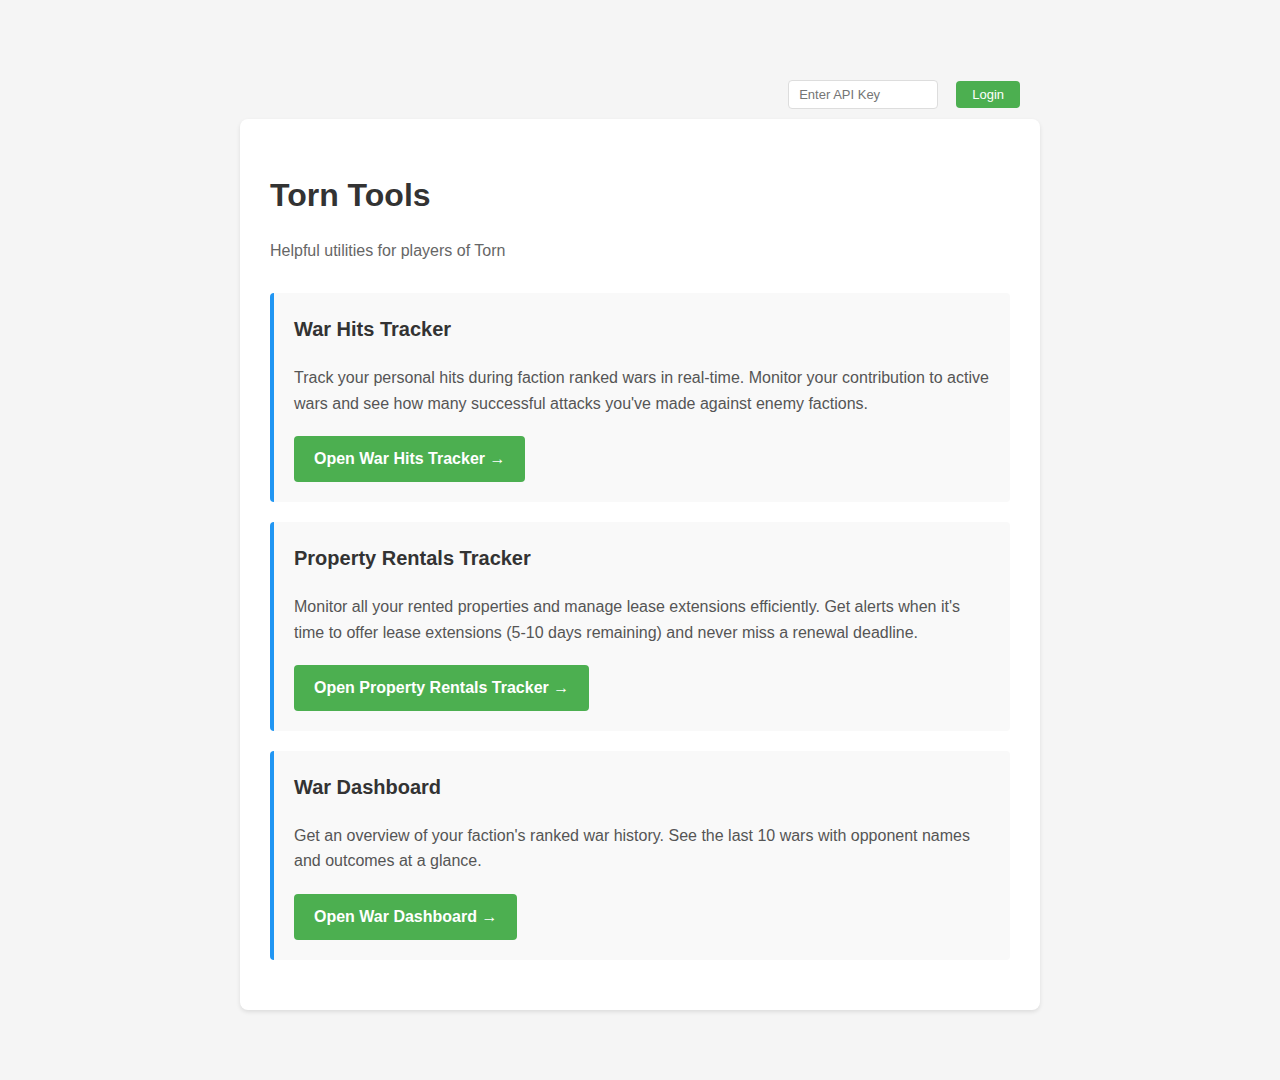
<file: torn/index.html>
<!DOCTYPE html>
<html lang="en">
<head>
    <meta charset="UTF-8">
    <meta name="viewport" content="width=device-width, initial-scale=1.0">
    <title>Torn Tools</title>
    <link rel="stylesheet" href="styles.css">
    <script src="auth.js"></script>
</head>
<body>
    <script>renderHeader({ showBackButton: false, maxWidth: '800px' });</script>
    <div class="container">
        <h1>Torn Tools</h1>
        <p class="subtitle">Helpful utilities for players of Torn</p>
        
        <div class="tool-card">
            <h2>War Hits Tracker</h2>
            <p>Track your personal hits during faction ranked wars in real-time. Monitor your contribution to active wars and see how many successful attacks you've made against enemy factions.</p>
            <a href="warhits.html" class="tool-link">Open War Hits Tracker →</a>
        </div>

        <div class="tool-card">
            <h2>Property Rentals Tracker</h2>
            <p>Monitor all your rented properties and manage lease extensions efficiently. Get alerts when it's time to offer lease extensions (5-10 days remaining) and never miss a renewal deadline.</p>
            <a href="rentals.html" class="tool-link">Open Property Rentals Tracker →</a>
        </div>

        <div class="tool-card">
            <h2>War Dashboard</h2>
            <p>Get an overview of your faction's ranked war history. See the last 10 wars with opponent names and outcomes at a glance.</p>
            <a href="wardashboard.html" class="tool-link">Open War Dashboard →</a>
        </div>
    </div>
</body>
</html>
</file>
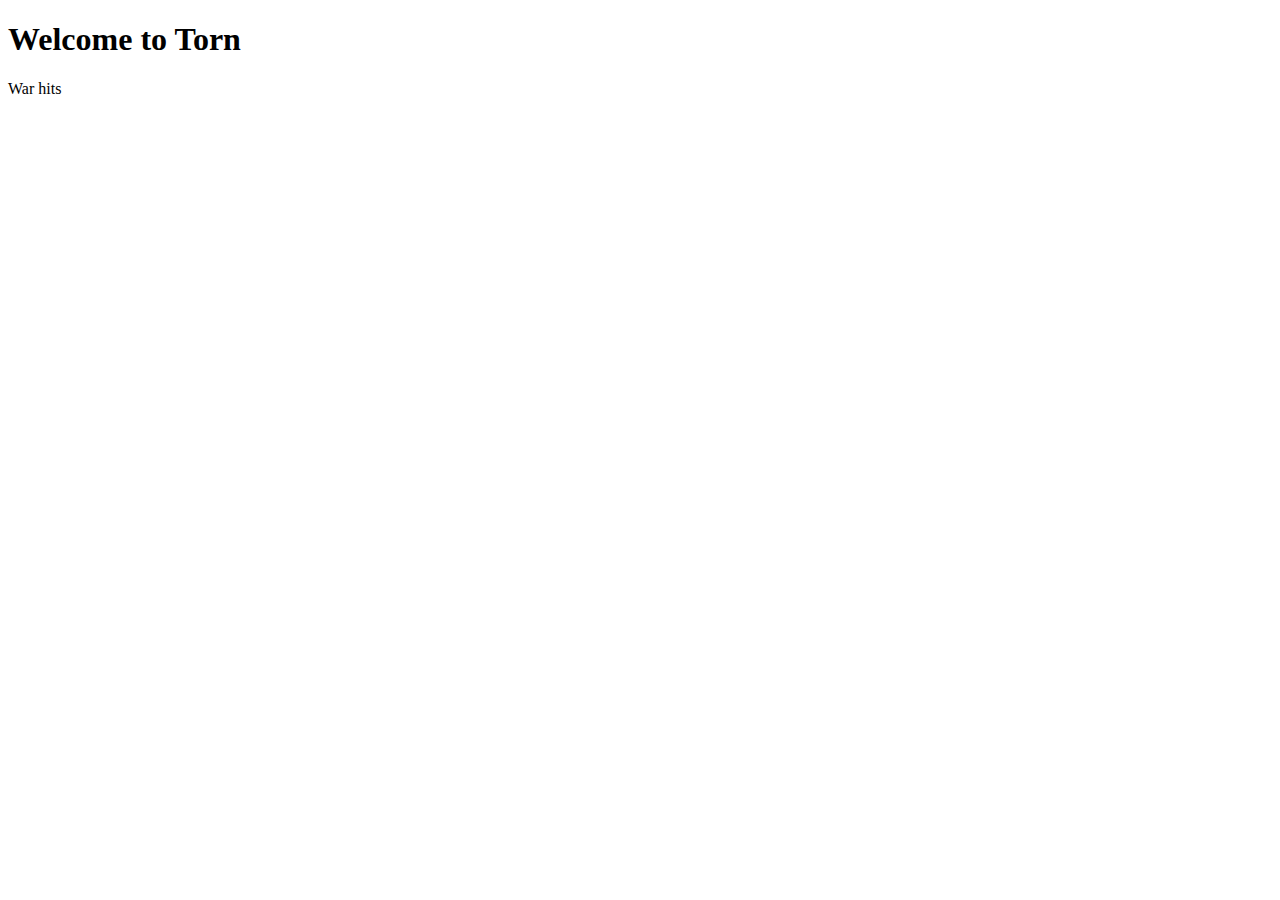
<file: warhits.html>
<!DOCTYPE html>
<html lang="en">
<head>
    <meta charset="UTF-8">
    <meta name="viewport" content="width=device-width, initial-scale=1.0">
    <title>Torn</title>
</head>
<body>
    <h1>Welcome to Torn</h1>
    <p>War hits</p>
</body>
</html>
</file>
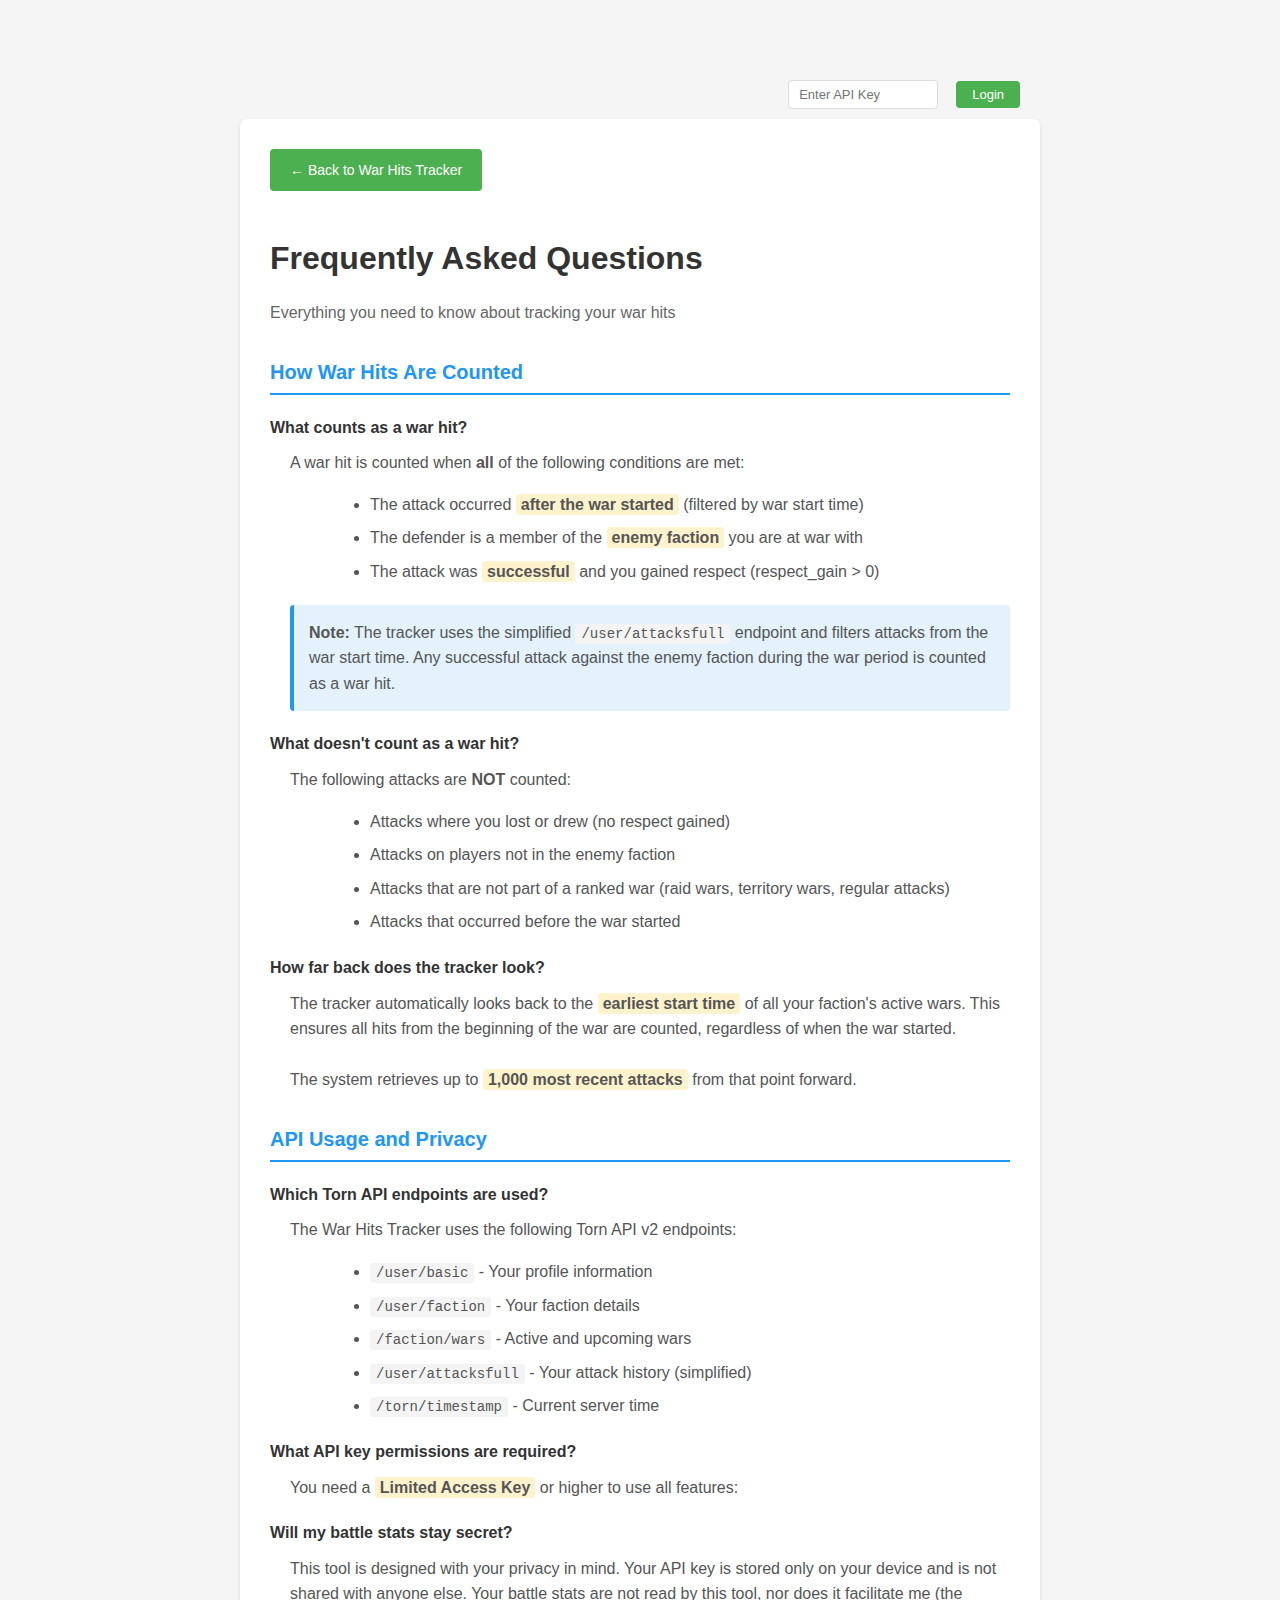
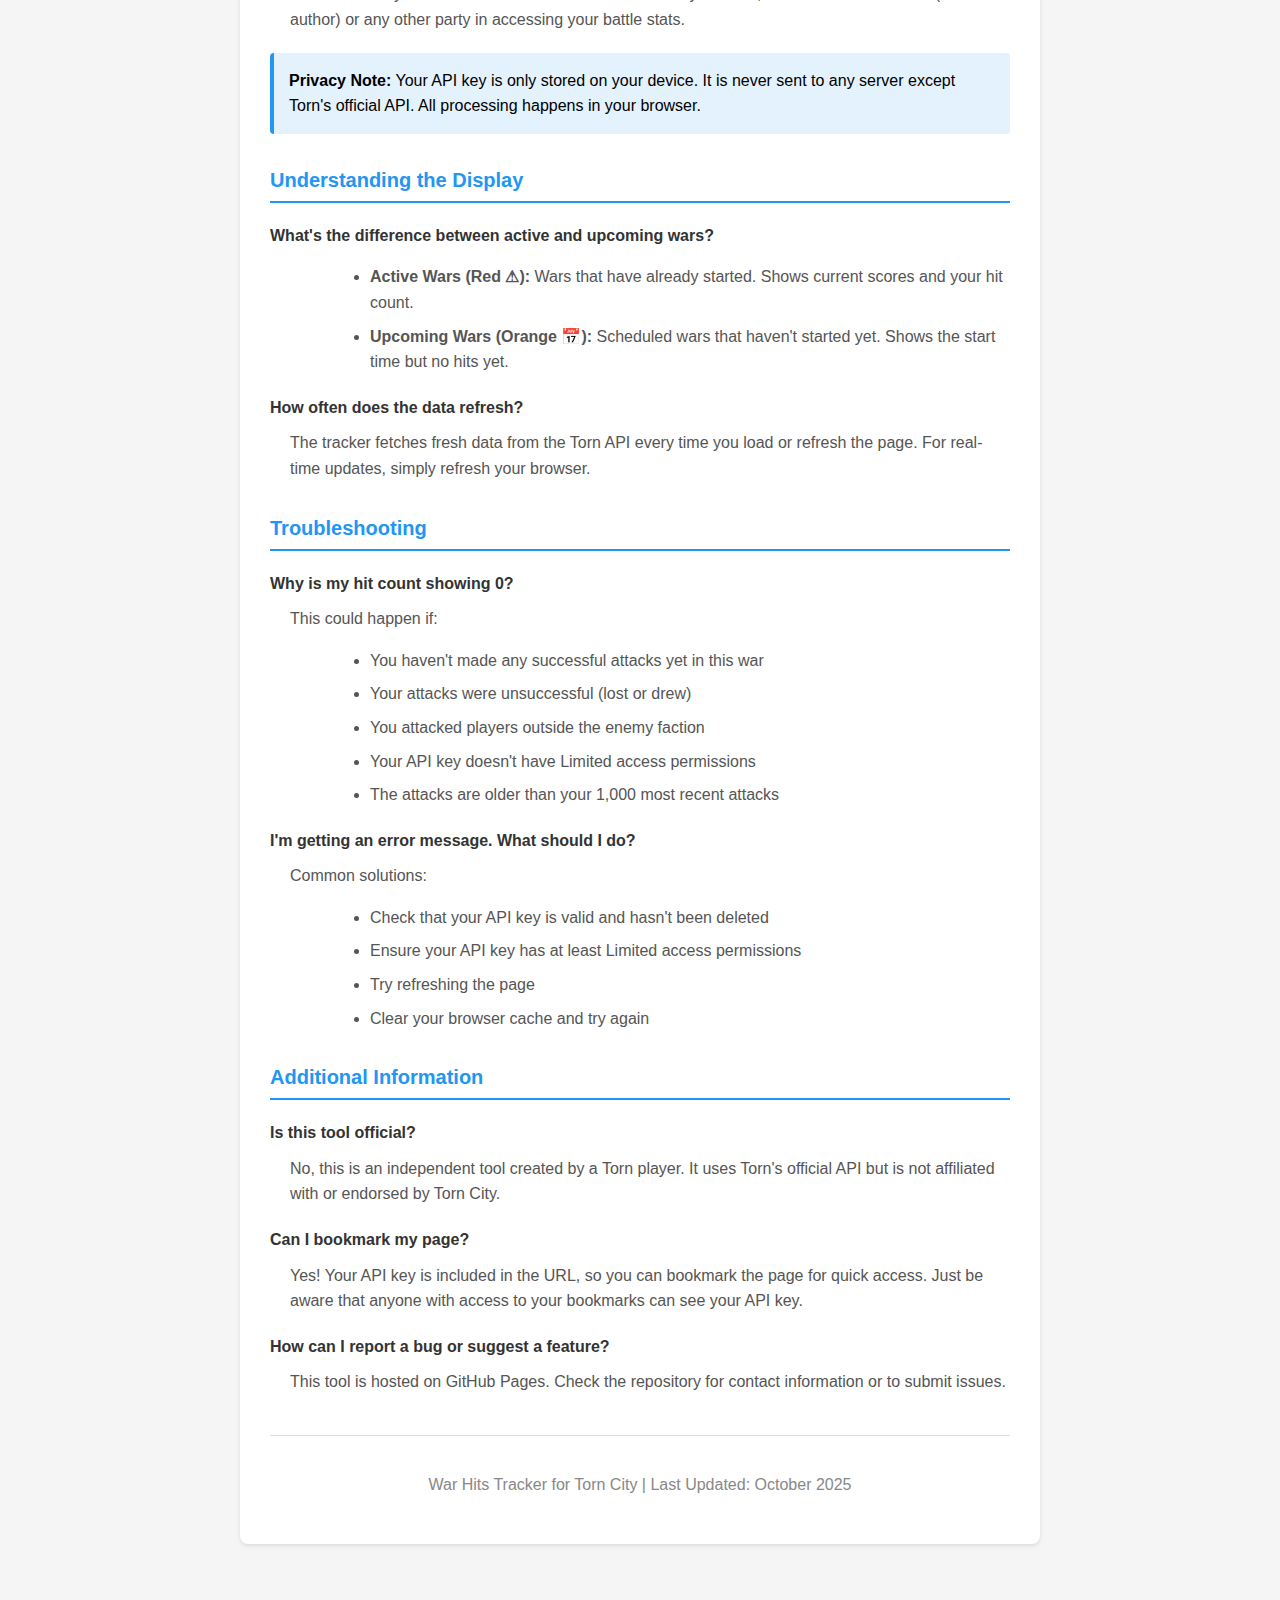
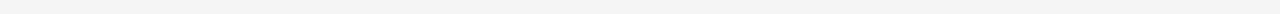
<file: torn/faq.html>
<!DOCTYPE html>
<html lang="en">
<head>
    <meta charset="UTF-8">
    <meta name="viewport" content="width=device-width, initial-scale=1.0">
    <title>FAQ - Torn War Hits Tracker</title>
    <link rel="stylesheet" href="styles.css">
    <script src="auth.js"></script>
</head>
<body>
    <div style="display: flex; justify-content: flex-end; max-width: 800px; margin: 0 auto; padding: 10px 20px;">
        <div id="authContainer" class="header-auth"></div>
    </div>
    <div class="container">
        <a href="warhits.html" class="back-button">← Back to War Hits Tracker</a>
        
        <h1>Frequently Asked Questions</h1>
        <p style="color: #666;">Everything you need to know about tracking your war hits</p>

        <h2>How War Hits Are Counted</h2>

        <div class="question">What counts as a war hit?</div>
        <div class="answer">
            A war hit is counted when <strong>all</strong> of the following conditions are met:
            <ul>
                <li>The attack occurred <span class="highlight">after the war started</span> (filtered by war start time)</li>
                <li>The defender is a member of the <span class="highlight">enemy faction</span> you are at war with</li>
                <li>The attack was <span class="highlight">successful</span> and you gained respect (respect_gain > 0)</li>
            </ul>
            <div class="note">
                <strong>Note:</strong> The tracker uses the simplified <code>/user/attacksfull</code> endpoint and filters attacks 
                from the war start time. Any successful attack against the enemy faction during the war period is counted as a war hit.
            </div>
        </div>

        <div class="question">What doesn't count as a war hit?</div>
        <div class="answer">
            The following attacks are <strong>NOT</strong> counted:
            <ul>
                <li>Attacks where you lost or drew (no respect gained)</li>
                <li>Attacks on players not in the enemy faction</li>
                <li>Attacks that are not part of a ranked war (raid wars, territory wars, regular attacks)</li>
                <li>Attacks that occurred before the war started</li>
            </ul>
        </div>

        <div class="question">How far back does the tracker look?</div>
        <div class="answer">
            The tracker automatically looks back to the <span class="highlight">earliest start time</span> of all your faction's active wars. 
            This ensures all hits from the beginning of the war are counted, regardless of when the war started.
            <br><br>
            The system retrieves up to <span class="highlight">1,000 most recent attacks</span> from that point forward.
        </div>

        <h2>API Usage and Privacy</h2>

        <div class="question">Which Torn API endpoints are used?</div>
        <div class="answer">
            The War Hits Tracker uses the following Torn API v2 endpoints:
            <ul>
                <li><code>/user/basic</code> - Your profile information</li>
                <li><code>/user/faction</code> - Your faction details</li>
                <li><code>/faction/wars</code> - Active and upcoming wars</li>
                <li><code>/user/attacksfull</code> - Your attack history (simplified)</li>
                <li><code>/torn/timestamp</code> - Current server time</li>
            </ul>
        </div>

        <div class="question">What API key permissions are required?</div>
        <div class="answer">
            You need a <span class="highlight">Limited Access Key</span> or higher to use all features:
        </div>

        <div class="question">Will my battle stats stay secret?</div>
        <div class="answer">
            This tool is designed with your privacy in mind. Your API key is stored only on your device and is not shared with anyone else.
            Your battle stats are not read by this tool, nor does it facilitate me (the author) or any other party in accessing your battle stats.
        </div>

        <div class="note">
            <strong>Privacy Note:</strong> Your API key is only stored on your device. 
            It is never sent to any server except Torn's official API. All processing happens in your browser.
        </div>

        <h2>Understanding the Display</h2>

        <div class="question">What's the difference between active and upcoming wars?</div>
        <div class="answer">
            <ul>
                <li><strong>Active Wars (Red ⚠):</strong> Wars that have already started. Shows current scores and your hit count.</li>
                <li><strong>Upcoming Wars (Orange 📅):</strong> Scheduled wars that haven't started yet. Shows the start time but no hits yet.</li>
            </ul>
        </div>

        <div class="question">How often does the data refresh?</div>
        <div class="answer">
            The tracker fetches fresh data from the Torn API every time you load or refresh the page. 
            For real-time updates, simply refresh your browser.
        </div>

        <h2>Troubleshooting</h2>

        <div class="question">Why is my hit count showing 0?</div>
        <div class="answer">
            This could happen if:
            <ul>
                <li>You haven't made any successful attacks yet in this war</li>
                <li>Your attacks were unsuccessful (lost or drew)</li>
                <li>You attacked players outside the enemy faction</li>
                <li>Your API key doesn't have Limited access permissions</li>
                <li>The attacks are older than your 1,000 most recent attacks</li>
            </ul>
        </div>

        <div class="question">I'm getting an error message. What should I do?</div>
        <div class="answer">
            Common solutions:
            <ul>
                <li>Check that your API key is valid and hasn't been deleted</li>
                <li>Ensure your API key has at least Limited access permissions</li>
                <li>Try refreshing the page</li>
                <li>Clear your browser cache and try again</li>
            </ul>
        </div>

        <h2>Additional Information</h2>

        <div class="question">Is this tool official?</div>
        <div class="answer">
            No, this is an independent tool created by a Torn player. It uses Torn's official API but is not affiliated with or endorsed by Torn City.
        </div>

        <div class="question">Can I bookmark my page?</div>
        <div class="answer">
            Yes! Your API key is included in the URL, so you can bookmark the page for quick access. 
            Just be aware that anyone with access to your bookmarks can see your API key.
        </div>

        <div class="question">How can I report a bug or suggest a feature?</div>
        <div class="answer">
            This tool is hosted on GitHub Pages. Check the repository for contact information or to submit issues.
        </div>

        <div style="margin-top: 40px; padding-top: 20px; border-top: 1px solid #ddd; text-align: center; color: #888;">
            <p>War Hits Tracker for Torn City | Last Updated: October 2025</p>
        </div>
    </div>
</body>
</html>
</file>
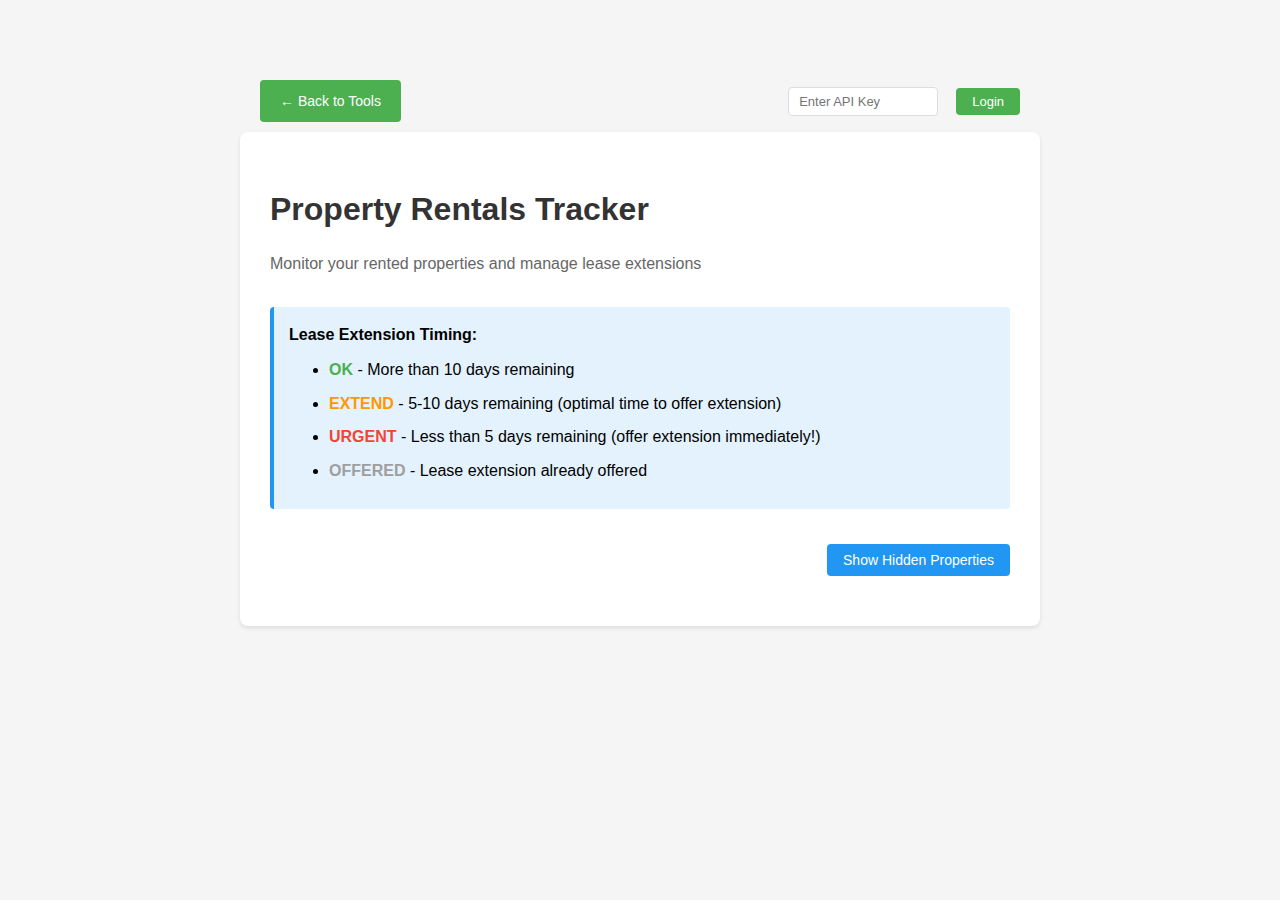
<file: torn/rentals.html>
<!DOCTYPE html>
<!--
    Property Rentals Tracker
    
    Description:
    This page allows Torn players to track and manage their property rentals.
    It displays all owned properties (rented and vacant) with lease status and
    provides tools to monitor when lease extensions should be offered.
    
    Requirements:
    1. Show all properties owned by the user (rented and vacant)
    2. Exclude properties the user is living in
    3. Display property ID (as clickable link to property info), property type, tenant name, days remaining, and status
    4. Show lease extension status with color coding:
       * OK (green) - More than 10 days remaining
       * EXTEND (orange) - 5-10 days remaining (optimal time to offer extension)
       * URGENT (red) - Less than 5 days remaining
       * OFFERED (grey) - Lease extension already offered
       * VACANT (purple) - Property has no tenant
    5. Summary dashboard showing count of properties by status (only rented properties)
    6. Vacant properties should appear at the top of the list
    7. Rented properties sorted by urgency (fewest days remaining first)
    8. Action buttons:
       * Repeat emoji (🔁) - Links to lease extension page when status is EXTEND or URGENT and extension not yet offered
       * Plus emoji (➕) - Links to lease market page when status is VACANT
       * Crossmark (❌) - Hide property from list (persistent across sessions)
       * Eye (👁️) - Unhide property
    9. Show/Hide hidden properties toggle button
    10. Hidden properties stored in localStorage
    11. Only make API call on page load/refresh, not when hiding/unhiding properties
    12. Use API endpoint: user/properties?filters=ownedByUser
-->
<html lang="en">
<head>
    <meta charset="UTF-8">
    <meta name="viewport" content="width=device-width, initial-scale=1.0">
    <title>Property Rentals Tracker - Torn Tools</title>
    <link rel="stylesheet" href="styles.css">
    <script src="auth.js"></script>
    <script src="torn-api.js"></script>
    <style>
        .properties-table {
            width: 100%;
            border-collapse: collapse;
            margin-top: 20px;
        }

        .properties-table th,
        .properties-table td {
            padding: 12px;
            text-align: left;
            border-bottom: 1px solid #ddd;
        }

        .properties-table th {
            background-color: #2196F3;
            color: white;
            font-weight: bold;
        }

        .properties-table tr:hover {
            background-color: #f5f5f5;
        }

        .status-badge {
            display: inline-block;
            padding: 4px 12px;
            border-radius: 12px;
            font-size: 12px;
            font-weight: bold;
            text-transform: uppercase;
        }

        .status-ok {
            background-color: #4CAF50;
            color: white;
        }

        .status-extend {
            background-color: #FF9800;
            color: white;
        }

        .status-urgent {
            background-color: #f44336;
            color: white;
        }

        .status-offered {
            background-color: #9E9E9E;
            color: white;
        }

        .action-arrow {
            display: inline-block;
            padding: 4px 8px;
            cursor: pointer;
            text-decoration: none;
            font-size: 16px;
            transition: transform 0.2s;
        }

        .action-arrow.active {
            opacity: 1;
        }

        .action-arrow.active:hover {
            transform: scale(1.2);
        }

        .action-arrow.disabled {
            opacity: 0.3;
            cursor: not-allowed;
        }

        .loading {
            text-align: center;
            padding: 40px;
            color: #666;
        }

        .error {
            background-color: #ffebee;
            color: #c62828;
            padding: 15px;
            border-radius: 4px;
            margin: 20px 0;
        }

        .info-box {
            background-color: #e3f2fd;
            padding: 15px;
            border-radius: 4px;
            margin: 20px 0;
            border-left: 4px solid #2196F3;
        }

        .no-properties {
            text-align: center;
            padding: 40px;
            color: #666;
            font-style: italic;
        }

        .summary {
            display: flex;
            gap: 20px;
            margin-bottom: 20px;
        }

        .summary-card {
            flex: 1;
            padding: 15px;
            border-radius: 4px;
            background-color: #f5f5f5;
            display: flex;
            flex-direction: column;
        }

        .summary-card h3 {
            margin: 0 0 10px 0;
            font-size: 14px;
            color: #666;
            text-align: center;
            height: 40px;
            display: flex;
            align-items: center;
            justify-content: center;
        }

        .summary-card .value {
            font-size: 24px;
            font-weight: bold;
            color: #333;
            text-align: center;
        }

        .hide-button {
            background: none;
            border: none;
            cursor: pointer;
            font-size: 16px;
            padding: 0;
            margin: 0;
            line-height: 1;
            display: inline-flex;
            align-items: center;
            justify-content: center;
            transition: transform 0.2s;
        }

        .hide-button:hover {
            background: none;
            outline: none;
            transform: scale(1.2);
        }

        .hide-button:focus {
            outline: none;
        }

        .action-buttons {
            display: flex;
            gap: 12px;
            align-items: center;
            justify-content: center;
        }

        .action-buttons > * {
            line-height: 1;
        }

        .show-hidden-toggle {
            text-align: right;
            margin: 20px 0;
        }

        .toggle-hidden-btn {
            padding: 8px 16px;
            background-color: #2196F3;
            color: white;
            border: none;
            border-radius: 4px;
            cursor: pointer;
            font-size: 14px;
        }

        .toggle-hidden-btn:hover {
            background-color: #1976D2;
        }

        .status-vacant {
            background-color: #9C27B0;
            color: white;
        }

        .row-hidden {
            opacity: 0.5;
            background-color: #f5f5f5;
        }

        /* Mobile responsive styles */
        @media screen and (max-width: 768px) {
            .container {
                padding: 15px;
            }

            .summary {
                flex-direction: column;
                gap: 10px;
            }

            .summary-card {
                padding: 10px;
            }

            .summary-card h3 {
                font-size: 12px;
                height: auto;
            }

            .summary-card .value {
                font-size: 20px;
            }

            /* Hide table headers */
            .properties-table thead {
                display: none;
            }

            /* Make each row a card */
            .properties-table tbody tr {
                display: block;
                margin-bottom: 15px;
                border: 1px solid #ddd;
                border-radius: 8px;
                padding: 15px;
                background-color: white;
            }

            .properties-table tbody tr:hover {
                background-color: white;
            }

            .properties-table tbody tr.row-hidden {
                background-color: #f9f9f9;
            }

            /* Stack table cells vertically */
            .properties-table td {
                display: block;
                text-align: left;
                border-bottom: none;
                padding: 8px 0;
            }

            /* Add labels before each cell */
            .properties-table td:nth-child(1)::before {
                content: "Property ID: ";
                font-weight: bold;
                color: #666;
            }

            .properties-table td:nth-child(2)::before {
                content: "Type: ";
                font-weight: bold;
                color: #666;
            }

            .properties-table td:nth-child(3)::before {
                content: "Tenant: ";
                font-weight: bold;
                color: #666;
            }

            .properties-table td:nth-child(4)::before {
                content: "Days Remaining: ";
                font-weight: bold;
                color: #666;
            }

            .properties-table td:nth-child(5)::before {
                content: "Status: ";
                font-weight: bold;
                color: #666;
            }

            .properties-table td:nth-child(6)::before {
                content: "Actions: ";
                font-weight: bold;
                color: #666;
            }

            /* Adjust action buttons for mobile */
            .action-buttons {
                justify-content: flex-start;
                margin-top: 5px;
            }

            .action-arrow {
                font-size: 20px;
            }

            .hide-button {
                font-size: 20px;
            }

            .info-box {
                padding: 10px;
            }

            .info-box ul {
                padding-left: 15px;
            }
        }
    </style>
</head>
<body>
    <script>renderHeader({ showBackButton: true, maxWidth: '1200px' });</script>
    <div class="container" style="max-width: 1200px;">
        <h1>Property Rentals Tracker</h1>
        <p class="subtitle">Monitor your rented properties and manage lease extensions</p>

        <div class="info-box">
            <strong>Lease Extension Timing:</strong>
            <ul style="margin: 10px 0;">
                <li><strong style="color: #4CAF50;">OK</strong> - More than 10 days remaining</li>
                <li><strong style="color: #FF9800;">EXTEND</strong> - 5-10 days remaining (optimal time to offer extension)</li>
                <li><strong style="color: #f44336;">URGENT</strong> - Less than 5 days remaining (offer extension immediately!)</li>
                <li><strong style="color: #9E9E9E;">OFFERED</strong> - Lease extension already offered</li>
            </ul>
        </div>

        <div id="summarySection"></div>
        <div class="show-hidden-toggle">
            <button id="toggleHiddenBtn" class="toggle-hidden-btn" onclick="toggleShowHidden()">Show Hidden Properties</button>
        </div>
        <div id="propertiesSection"></div>
    </div>

    <script>
        let propertiesData = [];
        let showHidden = false;

        // Hidden properties management
        function getHiddenProperties() {
            const hidden = localStorage.getItem('hidden_properties');
            return hidden ? JSON.parse(hidden) : [];
        }

        function saveHiddenProperties(hiddenList) {
            localStorage.setItem('hidden_properties', JSON.stringify(hiddenList));
        }

        function togglePropertyHidden(propertyId) {
            const hidden = getHiddenProperties();
            const index = hidden.indexOf(propertyId);
            
            if (index > -1) {
                hidden.splice(index, 1);
            } else {
                hidden.push(propertyId);
            }
            
            saveHiddenProperties(hidden);
            renderProperties();
        }

        function toggleShowHidden() {
            showHidden = !showHidden;
            const btn = document.getElementById('toggleHiddenBtn');
            btn.textContent = showHidden ? 'Hide Hidden Properties' : 'Show Hidden Properties';
            renderProperties();
        }

        async function loadProperties() {
            const propertiesSection = document.getElementById('propertiesSection');
            const summarySection = document.getElementById('summarySection');
            
            propertiesSection.innerHTML = '<div class="loading">Loading properties...</div>';

            try {
                const apiKey = getApiKey();
                if (!apiKey) {
                    throw new Error('No API key found. Please log in first.');
                }

                // Fetch all properties with pagination
                let allProperties = [];
                let url = 'https://api.torn.com/v2/user/properties?filters=ownedByUser&offset=0&limit=100';
                
                while (url) {
                    const response = await fetch(url, {
                        headers: {
                            'Authorization': `ApiKey ${apiKey}`
                        }
                    });

                    if (!response.ok) {
                        throw new Error(`API request failed: ${response.status} ${response.statusText}`);
                    }

                    const data = await response.json();
                    console.log('Properties data page:', data);
                    
                    allProperties = allProperties.concat(data.properties || []);
                    
                    // Check for next page
                    url = data._metadata?.links?.next || null;
                }

                console.log('Total properties loaded:', allProperties.length);
                propertiesData = allProperties;
                
                renderProperties();

            } catch (error) {
                console.error('Error loading properties:', error);
                propertiesSection.innerHTML = `<div class="error">Error: ${error.message}</div>`;
            }
        }

        function renderProperties() {
            const propertiesSection = document.getElementById('propertiesSection');
            const summarySection = document.getElementById('summarySection');

            try {

                const hiddenProperties = getHiddenProperties();

                // Filter properties: exclude only the one user is living in
                let relevantProperties = propertiesData.filter(prop => {
                    // Exclude property if user is living in it (status 'in_use')
                    if (prop.status === 'in_use') return false;
                    return true;
                });

                console.log('Relevant properties after filtering:', relevantProperties);

                // Apply hidden filter if not showing hidden
                if (!showHidden) {
                    relevantProperties = relevantProperties.filter(prop => !hiddenProperties.includes(prop.id));
                }

                if (relevantProperties.length === 0) {
                    propertiesSection.innerHTML = '<div class="no-properties">You don\'t have any properties to display.</div>';
                    summarySection.innerHTML = '';
                    return;
                }

                // Count only rented properties for stats (status 'rented' or 'none')
                const rentedProperties = relevantProperties.filter(prop => prop.status === 'rented' || prop.status === 'none');

                // Calculate summary stats (only for rented properties)
                const stats = {
                    total: rentedProperties.length,
                    ok: 0,
                    extend: 0,
                    urgent: 0,
                    offered: 0
                };

                rentedProperties.forEach(prop => {
                    const status = getLeaseStatus(prop);
                    stats[status]++;
                });

                // Render summary
                summarySection.innerHTML = `
                    <div class="summary">
                        <div class="summary-card">
                            <h3>Total Rented</h3>
                            <div class="value">${stats.total}</div>
                        </div>
                        <div class="summary-card" style="background-color: #e8f5e9;">
                            <h3>OK</h3>
                            <div class="value" style="color: #4CAF50;">${stats.ok}</div>
                        </div>
                        <div class="summary-card" style="background-color: #fff3e0;">
                            <h3>Need Extension</h3>
                            <div class="value" style="color: #FF9800;">${stats.extend}</div>
                        </div>
                        <div class="summary-card" style="background-color: #ffebee;">
                            <h3>Urgent</h3>
                            <div class="value" style="color: #f44336;">${stats.urgent}</div>
                        </div>
                        <div class="summary-card" style="background-color: #f5f5f5;">
                            <h3>Offered</h3>
                            <div class="value" style="color: #9E9E9E;">${stats.offered}</div>
                        </div>
                    </div>
                `;

                // Render properties table
                let tableHTML = `
                    <table class="properties-table">
                        <thead>
                            <tr>
                                <th>Property ID</th>
                                <th>Property Type</th>
                                <th>Tenant</th>
                                <th>Days Remaining</th>
                                <th>Status</th>
                                <th>Actions</th>
                            </tr>
                        </thead>
                        <tbody>
                `;

                // Sort: vacant first, then by days remaining
                relevantProperties.sort((a, b) => {
                    if (a.status === 'vacant' && b.status !== 'vacant') return -1;
                    if (a.status !== 'vacant' && b.status === 'vacant') return 1;
                    return (a.rental_period_remaining || 0) - (b.rental_period_remaining || 0);
                });

                relevantProperties.forEach(prop => {
                    const isHidden = hiddenProperties.includes(prop.id);
                    const rowClass = isHidden ? 'row-hidden' : '';
                    
                    let status, statusClass, statusLabel, tenantName, tenantId, daysRemaining;
                    
                    // Check if property is truly vacant (no rental_period_remaining or rental_period_remaining is 0)
                    const isVacant = prop.status === 'vacant' || 
                                    (prop.status === 'none' && (!prop.rental_period_remaining || prop.rental_period_remaining === 0));
                    
                    if (isVacant) {
                        status = 'vacant';
                        statusClass = 'status-vacant';
                        statusLabel = 'VACANT';
                        tenantName = '-';
                        tenantId = '';
                        daysRemaining = '-';
                    } else if (prop.status === 'none' && prop.rental_period_remaining > 0) {
                        // Properties with status 'none' but with rental period are rented (like some Palace rentals)
                        status = getLeaseStatus(prop);
                        statusClass = `status-${status}`;
                        statusLabel = status.toUpperCase();
                        tenantName = prop.rented_by?.name || '-';
                        tenantId = prop.rented_by?.id || '';
                        daysRemaining = `${prop.rental_period_remaining} days`;
                    } else {
                        // Status 'rented' and others
                        status = getLeaseStatus(prop);
                        statusClass = `status-${status}`;
                        statusLabel = status.toUpperCase();
                        tenantName = prop.rented_by?.name || 'Unknown';
                        tenantId = prop.rented_by?.id || '';
                        daysRemaining = `${prop.rental_period_remaining || 0} days`;
                    }
                    
                    const propertyName = prop.property?.name || 'Unknown';

                    // For vacant properties, enable the button to go to options page (to rent out)
                    // For rented/none properties, enable only when extension is needed
                    const canExtend = isVacant || 
                                     ((prop.status === 'rented' || (prop.status === 'none' && prop.rental_period_remaining > 0)) && 
                                      (status === 'extend' || status === 'urgent') && !prop.lease_extension);
                    const arrowClass = canExtend ? 'active' : 'disabled';
                    
                    // Different URL for vacant properties (rent out) vs rented properties (extend)
                    let arrowLink = '#';
                    let actionIcon = '&#x1F501;'; // Repeat emoji

                    if (isVacant) {
                        arrowLink = `https://www.torn.com/properties.php#/p=options&ID=${prop.id}&tab=lease`;
                        actionIcon = '&#x2795;'; // Plus emoji
                    } else if (canExtend) {
                        arrowLink = `https://www.torn.com/properties.php#/p=options&ID=${prop.id}&tab=offerExtension`;
                    }
                    
                    console.log(`Property ${prop.id} (${propertyName}): status=${prop.status}, isVacant=${isVacant}, canExtend=${canExtend}, rental_period_remaining=${prop.rental_period_remaining}`);
                    
                    const arrowTarget = canExtend ? '_blank' : '';
                    const arrowClick = canExtend ? '' : 'onclick="return false;"';

                    const hideButtonText = isHidden ? '<span style="opacity: 1;">👁️</span>' : '&#x274C;';
                    const hideButtonTitle = isHidden ? 'Unhide property' : 'Hide property';

                    const tenantCell = tenantId ? 
                        `<a href="https://www.torn.com/profiles.php?XID=${tenantId}" target="_blank">${tenantName}</a>` : 
                        tenantName;

                    tableHTML += `
                        <tr class="${rowClass}">
                            <td><a href="https://www.torn.com/properties.php#/p=propertyinfo&profile=1&ID=${prop.id}" target="_blank">${prop.id}</a></td>
                            <td>${propertyName}</td>
                            <td>${tenantCell}</td>
                            <td>${daysRemaining}</td>
                            <td><span class="status-badge ${statusClass}">${statusLabel}</span></td>
                            <td>
                                <div class="action-buttons">
                                    <a href="${arrowLink}" target="${arrowTarget}" class="action-arrow ${arrowClass}" ${arrowClick}>${actionIcon}</a>
                                    <button class="hide-button" onclick="togglePropertyHidden(${prop.id})" title="${hideButtonTitle}">${hideButtonText}</button>
                                </div>
                            </td>
                        </tr>
                    `;
                });

                tableHTML += `
                        </tbody>
                    </table>
                `;

                propertiesSection.innerHTML = tableHTML;

            } catch (error) {
                console.error('Error rendering properties:', error);
                propertiesSection.innerHTML = `<div class="error">Error: ${error.message}</div>`;
            }
        }

        function getLeaseStatus(property) {
            // Check if lease extension already offered
            if (property.lease_extension !== null && property.lease_extension !== undefined) {
                return 'offered';
            }

            const daysRemaining = property.rental_period_remaining || 0;

            if (daysRemaining < 5) {
                return 'urgent';
            } else if (daysRemaining <= 10) {
                return 'extend';
            } else {
                return 'ok';
            }
        }

        // Initialize on page load
        document.addEventListener('DOMContentLoaded', function() {
            // Wait a bit for auth to initialize, then load properties
            setTimeout(() => {
                if (getApiKey()) {
                    loadProperties();
                } else {
                    document.getElementById('propertiesSection').innerHTML = 
                        '<div class="error">Please log in with your API key to view your properties.</div>';
                }
            }, 100);
        });
    </script>
</body>
</html>
</file>
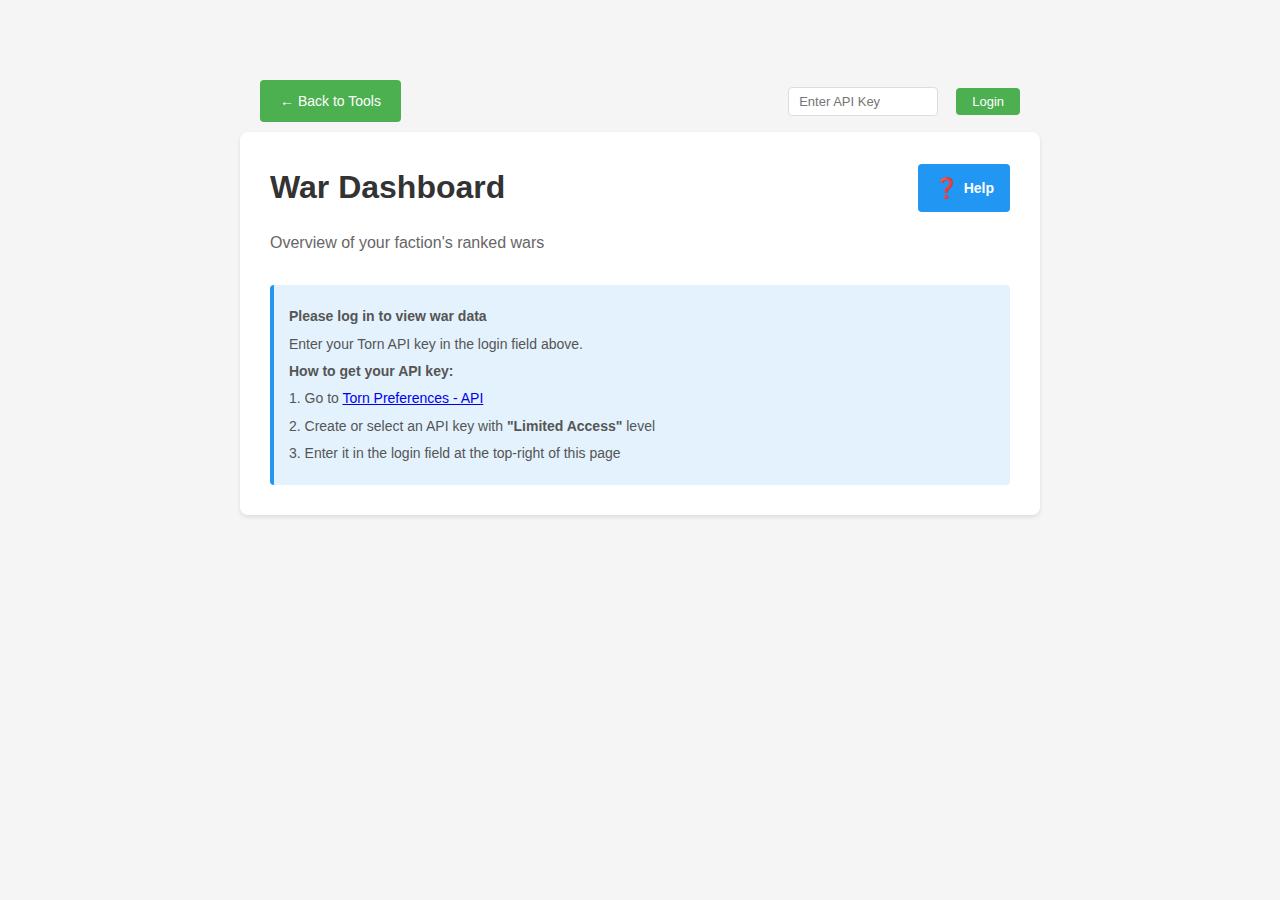
<file: torn/wardashboard.html>
<!--
War Dashboard

Description:
This dashboard to get an overview of current and past wars for the whole faction.

Requirements:
1. A user can see the last 10 ranked wars their faction has fought in as individual tiles.
2. Each tile shows the opponent faction name and the war status: won, lost, ongoing, or future.
3. Clicking a tile expands it to show additional information for that war.
4. Finished wars load faction member results from the ranked war report on demand.
5. Finished war tables show only the user's faction members with name [id], attacks, score, and payout.
6. Finished wars include payout input fields for target, total earnings, faction cut percentage, faction cut value, and total pay.
7. Finished war payout inputs are cached per war and restored after page reload.
8. Finished war payout column is calculated as (total_pay / total_hits) * min(user_hits, target).
9. Finished war payout column shows the value "n/a" if the target field is not filled.
10. Ongoing wars build the report from outgoing faction attacks filtered to the active war window.
11. Ongoing war tables show all current faction members, including members with 0 hits.
12. Ongoing war tables include hits and score, where score is calculated from respect gain.
13. Ongoing war attack aggregation is cached and can be refreshed incrementally.
14. Ongoing war tables provide update and clear-cache controls.
15. If the API key lacks the required faction attack permissions for ongoing wars, a clear permission error is shown.
16. If the user is not logged in, a login prompt is shown, and the page reloads automatically after login.
17. All money values are whole dollars.

-->
<!DOCTYPE html>
<html lang="en">
<head>
    <meta charset="UTF-8">
    <meta name="viewport" content="width=device-width, initial-scale=1.0">
    <title>War Dashboard - Torn Tools</title>
    <link rel="stylesheet" href="styles.css">
    <script src="auth.js"></script>
    <script src="torn-api.js"></script>
    <style>
        .wars-list {
            margin-top: 20px;
            display: flex;
            flex-direction: column;
            gap: 12px;
        }

        .war-tile-wrapper {
            border: 1px solid #ccc;
            border-radius: 10px;
            background-color: #fff;
            box-shadow: 0 1px 3px rgba(0,0,0,0.08);
            overflow: hidden;
        }

        .war-tile {
            display: flex;
            justify-content: space-between;
            align-items: center;
            padding: 18px 24px;
            cursor: pointer;
            user-select: none;
        }

        .war-tile:hover {
            background-color: #f9f9f9;
        }

        .war-tile-left {
            display: flex;
            align-items: center;
            gap: 10px;
        }

        .war-tile-chevron {
            font-size: 12px;
            color: #999;
            transition: transform 0.2s;
            display: inline-block;
        }

        .war-tile-chevron.open {
            transform: rotate(90deg);
        }

        .war-tile-faction {
            font-size: 16px;
            color: #000000;
            font-weight: 500;
        }

        .war-tile-status {
            font-size: 15px;
            font-weight: bold;
        }

        .status-won     { color: #4CAF50; }
        .status-lost    { color: #f44336; }
        .status-ongoing { color: #FF9800; }
        .status-future  { color: #9E9E9E; }

        .war-details {
            display: none;
            border-top: 1px solid #eee;
            padding: 16px 24px;
        }

        .war-details.open {
            display: block;
        }

        .war-report-table {
            width: 100%;
            border-collapse: collapse;
            font-size: 14px;
        }

        .war-report-table th {
            background-color: #2196F3;
            color: white;
            font-weight: bold;
            padding: 8px 12px;
            text-align: left;
        }

        .war-report-table td {
            padding: 8px 12px;
            border-bottom: 1px solid #eee;
        }

        .war-report-table tr:last-child td {
            border-bottom: none;
        }

        .war-report-table tr:hover td {
            background-color: #f5f5f5;
        }

        .war-report-loading {
            color: #666;
            font-style: italic;
            padding: 10px 0;
        }

        .war-report-error {
            color: #c62828;
            padding: 10px 0;
        }

        .war-payout-fields {
            display: grid;
            grid-template-columns: repeat(auto-fit, minmax(150px, 1fr));
            gap: 12px;
            margin-bottom: 16px;
            align-items: end;
        }

        .war-payout-field {
            display: flex;
            flex-direction: column;
            gap: 6px;
        }

        .war-payout-field label {
            margin-bottom: 0;
            font-size: 13px;
        }

        .war-payout-input-wrap {
            display: flex;
            align-items: center;
            gap: 6px;
        }

        .war-payout-field input,
        .war-payout-value {
            width: 100%;
            min-height: 40px;
            padding: 10px 12px;
            border: 1px solid #ddd;
            border-radius: 4px;
            box-sizing: border-box;
            background-color: #fff;
            font-size: 14px;
        }

        .war-payout-value {
            display: flex;
            align-items: center;
            color: #333;
            background-color: #f9f9f9;
        }

        .war-payout-suffix {
            color: #666;
            font-weight: bold;
            min-width: 14px;
        }
    </style>
</head>
<body>
    <script>renderHeader({ showBackButton: true, maxWidth: '800px' });</script>
    <div class="container">
        <div style="display: flex; justify-content: space-between; align-items: center; margin-bottom: 10px; gap: 12px; flex-wrap: wrap;">
            <h1 style="margin: 0;">War Dashboard</h1>
            <a href="wardashboard/help.html" class="faq-button" title="War Dashboard Help">
                <span style="font-size: 20px;">❓</span> Help
            </a>
        </div>
        <p class="subtitle">Overview of your faction's ranked wars</p>

        <!-- Loading State -->
        <div id="loadingState" style="display: none; padding: 20px; text-align: center;">
            <p>Loading war data...</p>
        </div>

        <!-- Error State -->
        <div id="errorState" style="display: none; padding: 20px; background-color: #ffebee; border-radius: 4px;">
            <strong style="color: #c62828;">Error:</strong>
            <p id="errorMessage" style="color: #c62828; margin-top: 10px;"></p>
        </div>

        <!-- Wars Content -->
        <div id="warsContent" style="display: none;">
            <h2>Last 10 Ranked Wars</h2>
            <div id="warsList" class="wars-list"></div>
        </div>
    </div>

    <script>
        let _apiKey = null;
        let _factionId = null;
        const _reportCache = {};
        const FINISHED_WAR_INPUTS_STORAGE_KEY = 'wardashboard_finished_war_inputs';

        // Cache for ongoing war attack aggregation
        // { warId, lastAttackTimestamp, memberHits: { memberId: { name, id, hits } } }
        let _ongoingWarCache = null;

        async function initializePage() {
            const apiKey = getApiKey();

            if (!apiKey || apiKey.trim() === '') {
                document.querySelector('.container').innerHTML += `
                    <div class="info">
                        <p><strong>Please log in to view war data</strong></p>
                        <p>Enter your Torn API key in the login field above.</p>
                        <p><strong>How to get your API key:</strong></p>
                        <p>1. Go to <a href="https://www.torn.com/preferences.php#tab=api" target="_blank">Torn Preferences - API</a></p>
                        <p>2. Create or select an API key with <strong>"Limited Access"</strong> level</p>
                        <p>3. Enter it in the login field at the top-right of this page</p>
                    </div>
                `;
                return;
            }

            _apiKey = apiKey;
            await loadWarsData(apiKey);
        }

        async function loadWarsData(apiKey) {
            const loadingState = document.getElementById('loadingState');
            const errorState = document.getElementById('errorState');
            const warsContent = document.getElementById('warsContent');

            try {
                loadingState.style.display = 'block';
                errorState.style.display = 'none';
                warsContent.style.display = 'none';

                const [factionBasic, rankedWarsData, timestampData] = await Promise.all([
                    fetchFactionBasic(apiKey),
                    fetchFactionRankedWars(apiKey),
                    fetchTimestamp(apiKey)
                ]);

                _factionId = factionBasic.basic?.id;
                const currentTime = timestampData.timestamp;
                const wars = rankedWarsData.rankedwars || [];

                renderWars(wars, _factionId, currentTime);

                loadingState.style.display = 'none';
                warsContent.style.display = 'block';

            } catch (error) {
                console.error('Error loading wars data:', error);
                loadingState.style.display = 'none';
                errorState.style.display = 'block';
                document.getElementById('errorMessage').textContent = error.message;
            }
        }

        function getWarStatus(war, factionId, currentTime) {
            if (war.start > currentTime) {
                return { label: 'Future', cssClass: 'status-future' };
            }
            if (war.end === 0 || war.end === null) {
                return { label: 'Ongoing', cssClass: 'status-ongoing' };
            }
            if (war.winner === factionId) {
                return { label: 'Won', cssClass: 'status-won' };
            }
            return { label: 'Lost', cssClass: 'status-lost' };
        }

        function getOpponentName(war, factionId) {
            if (!Array.isArray(war.factions)) return 'Unknown';
            const opponent = war.factions.find(f => f.id !== factionId);
            return opponent ? opponent.name : 'Unknown';
        }

        function renderWars(wars, factionId, currentTime) {
            const warsList = document.getElementById('warsList');
            warsList.innerHTML = '';

            const sorted = [...wars].sort((a, b) => b.start - a.start).slice(0, 10);

            if (sorted.length === 0) {
                warsList.innerHTML = '<p style="color: #666;">No ranked wars found.</p>';
                return;
            }

            for (const war of sorted) {
                const opponentName = getOpponentName(war, factionId);
                const status = getWarStatus(war, factionId, currentTime);
                const isDone = war.end !== 0 && war.end !== null && war.start <= currentTime;
                const isOngoing = !isDone && war.start <= currentTime;
                const enemyFactionId = getEnemyFactionId(war, factionId);

                const wrapper = document.createElement('div');
                wrapper.className = 'war-tile-wrapper';

                const tile = document.createElement('div');
                tile.className = 'war-tile';
                tile.dataset.warId = war.id;
                tile.dataset.warStart = war.start;
                tile.dataset.isDone = isDone ? '1' : '0';
                tile.dataset.isOngoing = isOngoing ? '1' : '0';
                tile.dataset.enemyFactionId = enemyFactionId || '';
                tile.addEventListener('click', onTileClick);
                tile.innerHTML = `
                    <span class="war-tile-left">
                        <span class="war-tile-chevron">&#9658;</span>
                        <span class="war-tile-faction">${escapeHtml(opponentName)}</span>
                    </span>
                    <span class="war-tile-status ${status.cssClass}">${status.label}</span>
                `;

                const details = document.createElement('div');
                details.className = 'war-details';
                details.id = `war-details-${war.id}`;

                wrapper.appendChild(tile);
                wrapper.appendChild(details);
                warsList.appendChild(wrapper);
            }
        }

        function getEnemyFactionId(war, factionId) {
            if (!Array.isArray(war.factions)) return null;
            const enemy = war.factions.find(f => f.id !== factionId);
            return enemy ? enemy.id : null;
        }

        async function onTileClick(event) {
            const tile = event.currentTarget;
            const warId = tile.dataset.warId;
            const isDone = tile.dataset.isDone === '1';
            const isOngoing = tile.dataset.isOngoing === '1';
            const details = document.getElementById(`war-details-${warId}`);
            const chevron = tile.querySelector('.war-tile-chevron');

            const isOpen = details.classList.contains('open');
            if (isOpen) {
                details.classList.remove('open');
                chevron.classList.remove('open');
                return;
            }

            details.classList.add('open');
            chevron.classList.add('open');

            if (isDone) {
                if (details.dataset.loaded === '1') return;
                await loadFinishedWarReport(warId, details, tile);
            } else if (isOngoing) {
                await loadOngoingWarReport(tile, details);
            } else {
                // Future war
                details.innerHTML = '<p style="color: #999; font-style: italic;">War has not started yet.</p>';
                details.dataset.loaded = '1';
            }
        }

        async function loadFinishedWarReport(warId, details, tile) {
            details.innerHTML = '<p class="war-report-loading">Loading war report...</p>';
            try {
                let reportData = _reportCache[warId];
                if (!reportData) {
                    reportData = await fetchRankedWarReport(_apiKey, warId);
                    _reportCache[warId] = reportData;
                }
                const report = reportData.rankedwarreport;
                const factionData = report.factions.find(f => f.id === _factionId);
                if (!factionData) {
                    details.innerHTML = '<p class="war-report-error">Could not find your faction in this war report.</p>';
                    details.dataset.loaded = '1';
                    return;
                }
                const members = [...factionData.members].sort((a, b) => b.attacks - a.attacks);
                details.innerHTML = buildFinishedReportHTML(warId, members);
                updateFinishedWarPayouts(warId);
                details.dataset.loaded = '1';
            } catch (error) {
                console.error('Error loading war report:', error);
                details.innerHTML = `<p class="war-report-error">Failed to load war report: ${escapeHtml(error.message)}</p>`;
            }
        }

        function buildFinishedReportHTML(warId, members) {
            const cachedInputs = getFinishedWarInputs(warId);
            let html = `
                <div class="war-payout-fields">
                    <div class="war-payout-field">
                        <label for="finished-target-${warId}">Target</label>
                        <input
                            id="finished-target-${warId}"
                            type="number"
                            inputmode="numeric"
                            step="1"
                            value="${escapeHtml(cachedInputs.target)}"
                            oninput="onFinishedWarTargetInput('${warId}')"
                        >
                    </div>
                    <div class="war-payout-field">
                        <label for="finished-earnings-${warId}">Total Earnings</label>
                        <input
                            id="finished-earnings-${warId}"
                            type="text"
                            inputmode="numeric"
                            value="${escapeHtml(formatWholeDollarValue(cachedInputs.totalEarnings))}"
                            onfocus="onFinishedWarEarningsFocus('${warId}')"
                            oninput="onFinishedWarEarningsInput('${warId}')"
                            onblur="onFinishedWarEarningsBlur('${warId}')"
                        >
                    </div>
                    <div class="war-payout-field">
                        <label for="finished-cut-percent-${warId}">Faction cut</label>
                        <div class="war-payout-input-wrap">
                            <input
                                id="finished-cut-percent-${warId}"
                                type="number"
                                inputmode="numeric"
                                step="1"
                                min="0"
                                value="${escapeHtml(cachedInputs.cutPercent)}"
                                oninput="onFinishedWarCutPercentInput('${warId}')"
                            >
                            <span class="war-payout-suffix">%</span>
                        </div>
                    </div>
                    <div class="war-payout-field">
                        <label>Faction cut value</label>
                        <div id="finished-cut-value-${warId}" class="war-payout-value">0</div>
                    </div>
                    <div class="war-payout-field">
                        <label>Total Pay</label>
                        <div id="finished-total-pay-${warId}" class="war-payout-value">0</div>
                    </div>
                </div>
                <table class="war-report-table">
                    <thead><tr><th>Member</th><th>Attacks</th><th>Score</th><th>Payout</th></tr></thead>
                    <tbody>`;
            for (const m of members) {
                html += `<tr>
                    <td><a href="https://www.torn.com/profiles.php?XID=${m.id}" target="_blank">${escapeHtml(m.name)} [${m.id}]</a></td>
                    <td data-finished-war-hits="${m.attacks}">${m.attacks}</td>
                    <td>${m.score.toFixed(2)}</td>
                    <td id="finished-payout-${warId}-${m.id}">n/a</td>
                </tr>`;
            }
            html += `</tbody></table>`;
            return html;
        }

        function getFinishedWarInputsStore() {
            try {
                return JSON.parse(localStorage.getItem(FINISHED_WAR_INPUTS_STORAGE_KEY) || '{}');
            } catch (error) {
                console.error('Failed to read finished war input cache:', error);
                return {};
            }
        }

        function saveFinishedWarInputsStore(store) {
            try {
                localStorage.setItem(FINISHED_WAR_INPUTS_STORAGE_KEY, JSON.stringify(store));
            } catch (error) {
                console.error('Failed to save finished war input cache:', error);
            }
        }

        function getFinishedWarInputs(warId) {
            const store = getFinishedWarInputsStore();
            const values = store[warId] || {};
            return {
                target: values.target || '',
                totalEarnings: values.totalEarnings || '',
                cutPercent: values.cutPercent || ''
            };
        }

        function saveFinishedWarInputField(warId, field, value) {
            const store = getFinishedWarInputsStore();
            const warInputs = store[warId] || {};
            warInputs[field] = value;
            store[warId] = warInputs;
            saveFinishedWarInputsStore(store);
        }

        function onFinishedWarTargetInput(warId) {
            const targetInput = document.getElementById(`finished-target-${warId}`);
            if (!targetInput) return;
            saveFinishedWarInputField(warId, 'target', targetInput.value);
            updateFinishedWarPayouts(warId);
        }

        function sanitizeIntegerInput(value) {
            return String(value || '').replace(/[^0-9]/g, '');
        }

        function onFinishedWarEarningsFocus(warId) {
            const earningsInput = document.getElementById(`finished-earnings-${warId}`);
            if (!earningsInput) return;
            const rawValue = sanitizeIntegerInput(earningsInput.value);
            earningsInput.value = rawValue;
        }

        function onFinishedWarEarningsInput(warId) {
            const earningsInput = document.getElementById(`finished-earnings-${warId}`);
            if (!earningsInput) return;
            const rawValue = sanitizeIntegerInput(earningsInput.value);
            earningsInput.value = rawValue;
            saveFinishedWarInputField(warId, 'totalEarnings', rawValue);
            updateFinishedWarPayouts(warId);
        }

        function onFinishedWarEarningsBlur(warId) {
            const earningsInput = document.getElementById(`finished-earnings-${warId}`);
            if (!earningsInput) return;
            const rawValue = sanitizeIntegerInput(earningsInput.value);
            earningsInput.value = formatWholeDollarValue(rawValue);
            saveFinishedWarInputField(warId, 'totalEarnings', rawValue);
            updateFinishedWarPayouts(warId);
        }

        function onFinishedWarCutPercentInput(warId) {
            const cutPercentInput = document.getElementById(`finished-cut-percent-${warId}`);
            if (!cutPercentInput) return;
            saveFinishedWarInputField(warId, 'cutPercent', cutPercentInput.value);
            updateFinishedWarPayouts(warId);
        }

        function updateFinishedWarPayouts(warId) {
            const targetInput = document.getElementById(`finished-target-${warId}`);
            const earningsInput = document.getElementById(`finished-earnings-${warId}`);
            const cutPercentInput = document.getElementById(`finished-cut-percent-${warId}`);
            const cutValueEl = document.getElementById(`finished-cut-value-${warId}`);
            const totalPayEl = document.getElementById(`finished-total-pay-${warId}`);

            const target = parseInt(targetInput?.value || '', 10);
            const totalEarnings = parseInt(sanitizeIntegerInput(earningsInput?.value || '0'), 10) || 0;
            const cutPercent = parseInt(cutPercentInput?.value || '0', 10) || 0;
            const factionCutValue = Math.round(totalEarnings * (cutPercent / 100));
            const totalPay = totalEarnings - factionCutValue;
            const hitCells = document.querySelectorAll(`[id^="finished-payout-${warId}-"]`);
            const totalHits = Array.from(document.querySelectorAll(`#war-details-${warId} td[data-finished-war-hits]`))
                .reduce((sum, cell) => sum + (parseInt(cell.dataset.finishedWarHits || '0', 10) || 0), 0);

            cutValueEl.textContent = formatWholeDollarValue(factionCutValue);
            totalPayEl.textContent = formatWholeDollarValue(totalPay);

            for (const payoutCell of hitCells) {
                const row = payoutCell.parentElement;
                const hitCell = row?.querySelector('td[data-finished-war-hits]');
                const userHits = parseInt(hitCell?.dataset.finishedWarHits || '0', 10) || 0;

                if (!Number.isFinite(target)) {
                    payoutCell.textContent = 'n/a';
                    continue;
                }

                if (totalHits <= 0) {
                    payoutCell.textContent = formatWholeDollarValue(0);
                    continue;
                }

                const payoutValue = Math.round((totalPay / totalHits) * Math.min(userHits, target));
                payoutCell.textContent = formatWholeDollarValue(payoutValue);
            }
        }

        function formatWholeDollarValue(value) {
            if (value === '' || value === null || value === undefined) {
                return '';
            }
            return Number(value || 0).toLocaleString('en-US');
        }

        async function loadOngoingWarReport(tile, details) {
            const warId = tile.dataset.warId;
            const warStart = parseInt(tile.dataset.warStart, 10);
            const enemyFactionId = parseInt(tile.dataset.enemyFactionId, 10);

            details.innerHTML = '<p class="war-report-loading">Loading attack data...</p>';

            try {
                // If cache is for a different war, clear it
                if (_ongoingWarCache && _ongoingWarCache.warId !== warId) {
                    _ongoingWarCache = null;
                }

                const VALID_RESULTS = new Set(['Attacked', 'Hospitalized', 'Bounty']);

                let memberHits;   // { memberId: { name, id, hits, score } }
                let fromTimestamp;

                if (_ongoingWarCache && _ongoingWarCache.warId === warId) {
                    // Incremental fetch: only attacks newer than last cached
                    memberHits = _ongoingWarCache.memberHits;
                    fromTimestamp = _ongoingWarCache.lastAttackTimestamp + 1;
                } else {
                    // Fresh load: seed member list from /faction/members (all start at 0 hits)
                    const membersData = await fetchFactionMembers(_apiKey);
                    const membersArray = Array.isArray(membersData.members)
                        ? membersData.members
                        : Object.values(membersData.members || {});
                    memberHits = {};
                    for (const m of membersArray) {
                        memberHits[m.id] = { id: m.id, name: m.name, hits: 0, score: 0 };
                    }
                    fromTimestamp = warStart;
                }

                const [attacks] = await Promise.all([
                    fetchFactionAttacksFull(_apiKey, fromTimestamp)
                ]);

                let latestTimestamp = _ongoingWarCache ? _ongoingWarCache.lastAttackTimestamp : 0;

                for (const attack of attacks) {
                    if (attack.ended > latestTimestamp) latestTimestamp = attack.ended;
                    if (attack.defender?.faction_id !== enemyFactionId) continue;
                    if (!VALID_RESULTS.has(attack.result)) continue;

                    const attackerId = attack.attacker?.id;
                    if (!attackerId) continue;

                    if (!memberHits[attackerId]) {
                        // Attacker is not a current member (e.g. left faction) — still track them
                        memberHits[attackerId] = { id: attackerId, name: null, hits: 0, score: 0 };
                    }
                    memberHits[attackerId].hits++;
                    memberHits[attackerId].score += attack.respect_gain || 0;
                }

                // Resolve names for any ex-members whose name is not yet known, in parallel
                const unknown = Object.values(memberHits).filter(m => m.name === null);
                if (unknown.length > 0) {
                    await Promise.all(unknown.map(async (m) => {
                        try {
                            const data = await fetchUserBasicById(_apiKey, m.id);
                            m.name = data.profile?.name || data.name || `Player ${m.id}`;
                        } catch {
                            m.name = `Player ${m.id}`;
                        }
                    }));
                }

                _ongoingWarCache = { warId, lastAttackTimestamp: latestTimestamp, memberHits };

                const sorted = Object.values(memberHits).sort((a, b) => b.hits - a.hits || a.name.localeCompare(b.name));
                details.innerHTML = buildOngoingReportHTML(sorted, warId, tile);
                details.dataset.loaded = '1';

            } catch (error) {
                console.error('Error loading ongoing war attacks:', error);
                const msg = error.isPermissionError
                    ? 'Error: Requires limited access key with faction API access permissions. The provided key has insufficient permissions.'
                    : `Failed to load attack data: ${escapeHtml(error.message)}`;
                details.innerHTML = `<p class="war-report-error">${msg}</p>`;
            }
        }

        function buildOngoingReportHTML(members, warId, tile) {
            let html = `
                <div style="display:flex; justify-content:flex-end; gap:4px; margin-bottom:6px;">
                    <button
                        title="Clear cache"
                        style="background:none;border:none;cursor:pointer;font-size:18px;padding:2px 4px;line-height:1;"
                        onclick="onClearOngoingWarCache(event, '${warId}')">&#10060;</button>
                    <button
                        title="Update table"
                        style="background:none;border:none;cursor:pointer;font-size:18px;padding:2px 4px;line-height:1;"
                        onclick="onUpdateOngoingWar(event, '${warId}')">&#x1F504;</button>
                </div>
                <table class="war-report-table">
                    <thead><tr><th>Member</th><th>Attacks</th><th>Score</th></tr></thead>
                    <tbody>`;
            if (members.length === 0) {
                html += `<tr><td colspan="3" style="color:#999;font-style:italic;">No valid hits recorded yet.</td></tr>`;
            } else {
                for (const m of members) {
                    html += `<tr>
                        <td><a href="https://www.torn.com/profiles.php?XID=${m.id}" target="_blank">${escapeHtml(m.name)} [${m.id}]</a></td>
                        <td>${m.hits}</td>
                        <td>${m.score.toFixed(2)}</td>
                    </tr>`;
                }
            }
            html += `</tbody></table>`;
            return html;
        }

        async function onUpdateOngoingWar(event, warId) {
            event.stopPropagation();
            const tile = document.querySelector(`.war-tile[data-war-id='${warId}']`);
            const details = document.getElementById(`war-details-${warId}`);
            // Force reload — clear the loaded flag so loadOngoingWarReport runs again
            details.dataset.loaded = '0';
            await loadOngoingWarReport(tile, details);
        }

        async function onClearOngoingWarCache(event, warId) {
            event.stopPropagation();
            _ongoingWarCache = null;
            const tile = document.querySelector(`.war-tile[data-war-id='${warId}']`);
            const details = document.getElementById(`war-details-${warId}`);
            details.dataset.loaded = '0';
            await loadOngoingWarReport(tile, details);
        }

        function escapeHtml(text) {
            const div = document.createElement('div');
            div.textContent = text;
            return div.innerHTML;
        }

        initializePage();
    </script>
</body>
</html>
</file>
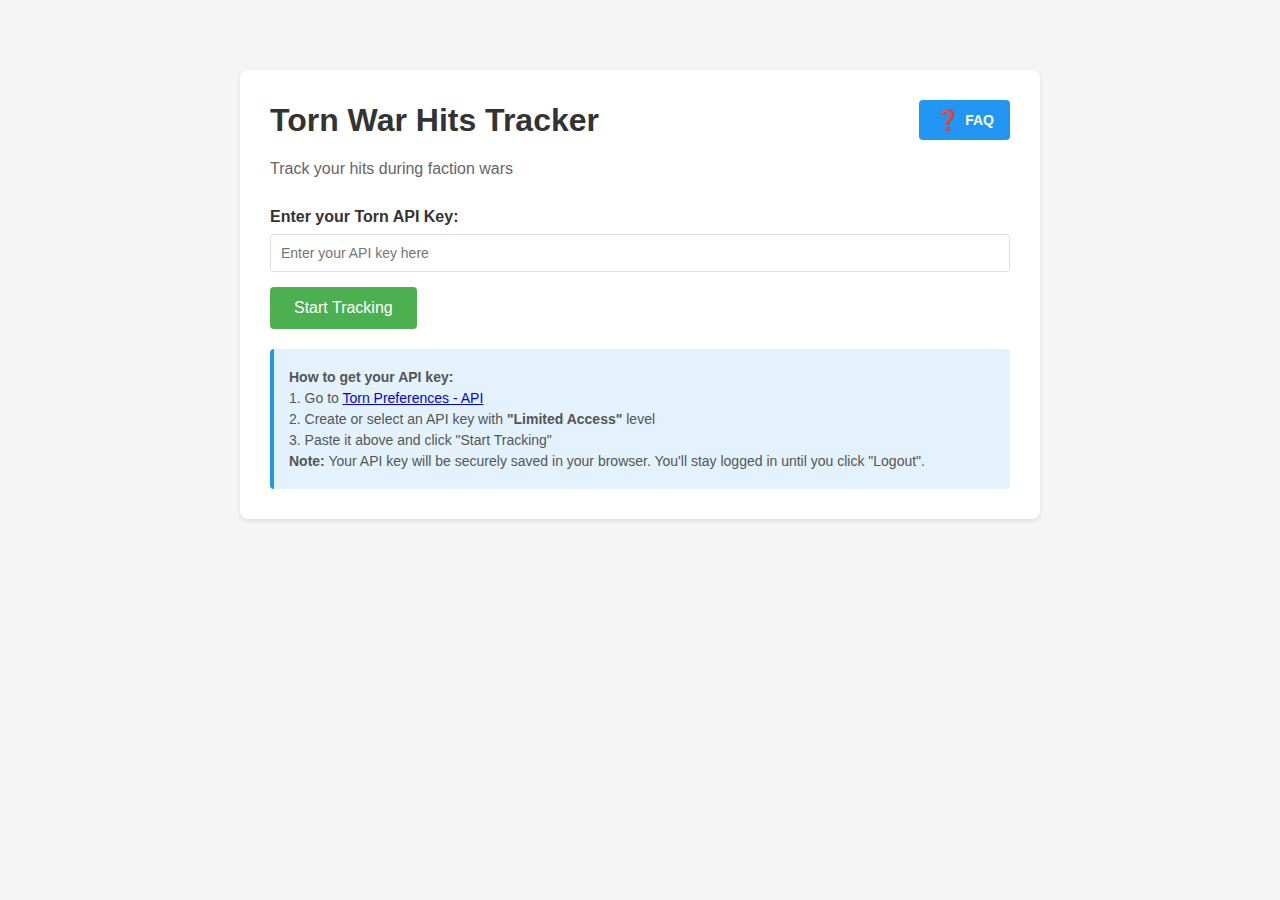
<file: torn/warhits.html>
<!DOCTYPE html>
<html lang="en">
<head>
    <meta charset="UTF-8">
    <meta name="viewport" content="width=device-width, initial-scale=1.0">
    <title>Torn - War Hits Tracker</title>
    <script src="torn-api.js"></script>
    <style>
        body {
            font-family: Arial, sans-serif;
            max-width: 800px;
            margin: 50px auto;
            padding: 20px;
            background-color: #f5f5f5;
        }
        .container {
            background-color: white;
            padding: 30px;
            border-radius: 8px;
            box-shadow: 0 2px 4px rgba(0,0,0,0.1);
        }
        h1 {
            color: #333;
            margin-bottom: 10px;
        }
        .subtitle {
            color: #666;
            margin-bottom: 30px;
        }
        .api-key-form {
            margin-top: 20px;
        }
        label {
            display: block;
            margin-bottom: 8px;
            font-weight: bold;
            color: #333;
        }
        input[type="text"] {
            width: 100%;
            padding: 10px;
            border: 1px solid #ddd;
            border-radius: 4px;
            font-size: 14px;
            box-sizing: border-box;
        }
        button {
            margin-top: 15px;
            padding: 12px 24px;
            background-color: #4CAF50;
            color: white;
            border: none;
            border-radius: 4px;
            cursor: pointer;
            font-size: 16px;
        }
        button:hover {
            background-color: #45a049;
        }
        .logout-button {
            margin-top: 15px;
            padding: 8px 16px;
            background-color: #f44336;
            color: white;
            border: none;
            border-radius: 4px;
            cursor: pointer;
            font-size: 14px;
        }
        .logout-button:hover {
            background-color: #d32f2f;
        }
        .info {
            margin-top: 20px;
            padding: 15px;
            background-color: #e3f2fd;
            border-left: 4px solid #2196F3;
            border-radius: 4px;
        }
        .info p {
            margin: 5px 0;
            color: #555;
            font-size: 14px;
        }
        .error {
            color: #d32f2f;
            margin-top: 10px;
            display: none;
        }
        .tracker-content {
            display: none;
        }
        .tracker-content.active {
            display: block;
        }
        .api-key-display {
            background-color: #f9f9f9;
            padding: 10px;
            border-radius: 4px;
            word-break: break-all;
            margin-bottom: 20px;
        }
        .faq-button {
            display: inline-flex;
            align-items: center;
            gap: 5px;
            padding: 8px 16px;
            background-color: #2196F3;
            color: white;
            text-decoration: none;
            border-radius: 4px;
            font-size: 14px;
            font-weight: bold;
            transition: background-color 0.3s;
        }
        .faq-button:hover {
            background-color: #1976D2;
        }
        .warning {
            background-color: #fff3cd;
            border-left: 4px solid #ffc107;
            padding: 15px;
            border-radius: 4px;
            margin-bottom: 20px;
            display: none;
        }
        .warning.active {
            display: block;
        }
        .warning strong {
            color: #856404;
        }
        .warning p {
            color: #856404;
            margin: 5px 0;
        }
        .warning ul {
            margin: 10px 0;
            padding-left: 20px;
        }
        .warning li {
            color: #856404;
            margin: 5px 0;
        }
    </style>
</head>
<body>
    <div class="container">
        <div style="display: flex; justify-content: space-between; align-items: center; margin-bottom: 10px;">
            <h1 style="margin: 0;">Torn War Hits Tracker</h1>
            <a href="faq.html" class="faq-button" title="Frequently Asked Questions">
                <span style="font-size: 20px;">❓</span> FAQ
            </a>
        </div>
        
        <!-- API Key Input Form (shown when no API key in URL) -->
        <div id="apiKeyForm" class="api-key-form">
            <p class="subtitle">Track your hits during faction wars</p>
            
            <label for="apiKey">Enter your Torn API Key:</label>
            <input type="text" id="apiKey" placeholder="Enter your API key here" />
            <p class="error" id="errorMsg">Please enter a valid API key</p>
            
            <button onclick="submitApiKey()">Start Tracking</button>
            
            <div class="info">
                <p><strong>How to get your API key:</strong></p>
                <p>1. Go to <a href="https://www.torn.com/preferences.php#tab=api" target="_blank">Torn Preferences - API</a></p>
                <p>2. Create or select an API key with <strong>"Limited Access"</strong> level</p>
                <p>3. Paste it above and click "Start Tracking"</p>
                <p><strong>Note:</strong> Your API key will be securely saved in your browser. You'll stay logged in until you click "Logout".</p>
            </div>
        </div>
        
        <!-- Tracker Content (shown when API key is in cookie) -->
        <div id="trackerContent" class="tracker-content">
            <div style="display: flex; justify-content: space-between; align-items: center;">
                <p class="subtitle" style="margin: 0;">Active War Hits Tracking</p>
                <button class="logout-button" onclick="logout()">Logout</button>
            </div>
            
            <!-- Loading State -->
            <div id="loadingState" style="display: none; padding: 20px; text-align: center;">
                <p>Loading your information...</p>
            </div>
            
            <!-- Permission Warning -->
            <div id="permissionWarning" class="warning">
                <strong>⚠️ API Key Permission Issue</strong>
                <p>Your API key does not have the required permissions for this tracker to work properly.</p>
                <p><strong>Missing permissions:</strong></p>
                <ul id="missingPermissionsList"></ul>
                <p>Please create a new API key with <strong>"Limited Access"</strong> level at <a href="https://www.torn.com/preferences.php#tab=api" target="_blank">Torn Preferences - API</a></p>
            </div>
            
            <!-- Error State -->
            <div id="errorState" style="display: none; padding: 20px; background-color: #ffebee; border-radius: 4px;">
                <strong style="color: #c62828;">Error:</strong>
                <p id="errorMessage" style="color: #c62828; margin-top: 10px;"></p>
            </div>
            
            <!-- User Info Display -->
            <div id="userInfo" style="display: none;">
                <div style="background-color: #f9f9f9; padding: 15px; border-radius: 4px; margin-bottom: 20px;">
                    <h3 style="margin-top: 0;">Player Information</h3>
                    <p><strong>Username:</strong> <span id="username"></span> [<span id="userId"></span>]</p>
                    <p><strong>Faction:</strong> <span id="factionName"></span> [<span id="factionId"></span>]</p>
                </div>
                
                <div id="warInfo" style="background-color: #fff3cd; padding: 15px; border-radius: 4px; margin-bottom: 20px;">
                    <h3 style="margin-top: 0;">War Status</h3>
                    <div id="warContent"></div>
                </div>
            </div>
        </div>
    </div>

    <script>
        // Local storage management functions (works with file:// protocol)
        function saveApiKey(apiKey) {
            try {
                localStorage.setItem('torn_api_key', apiKey);
                return true;
            } catch (e) {
                console.error('Failed to save API key:', e);
                return false;
            }
        }

        function getApiKey() {
            try {
                return localStorage.getItem('torn_api_key');
            } catch (e) {
                console.error('Failed to retrieve API key:', e);
                return null;
            }
        }

        function removeApiKey() {
            try {
                localStorage.removeItem('torn_api_key');
                return true;
            } catch (e) {
                console.error('Failed to remove API key:', e);
                return false;
            }
        }

        // Initialize page based on whether API key is in cookie
        async function initializePage() {
            const apiKey = getApiKey();
            
            if (apiKey && apiKey.trim() !== '') {
                // API key is present in localStorage, show tracker content and load data
                document.getElementById('apiKeyForm').style.display = 'none';
                document.getElementById('trackerContent').classList.add('active');
                
                // Validate API key first, then load data
                await validateAndLoadData(apiKey);
            } else {
                // No API key, show the form
                document.getElementById('apiKeyForm').style.display = 'block';
                document.getElementById('trackerContent').classList.remove('active');
            }
        }

        // Validate API key and load data
        async function validateAndLoadData(apiKey) {
            try {
                // Show loading state
                document.getElementById('loadingState').style.display = 'block';
                
                // Validate API key permissions
                const validation = await validateApiKey(apiKey);
                console.log('Validation result:', validation);
                
                // Check if key has required permissions
                if (!validation.valid) {
                    displayPermissionWarning(validation.missing);
                } else {
                    hidePermissionWarning();
                }
                
                // Load user data regardless (some features may still work)
                await loadUserData(apiKey);
                
            } catch (error) {
                console.error('Validation or loading error:', error);
                document.getElementById('loadingState').style.display = 'none';
                document.getElementById('errorState').style.display = 'block';
                document.getElementById('errorMessage').textContent = error.message;
            }
        }

        // Display permission warning with missing permissions
        function displayPermissionWarning(missingPermissions) {
            const warningDiv = document.getElementById('permissionWarning');
            const listElement = document.getElementById('missingPermissionsList');
            
            // Clear previous list
            listElement.innerHTML = '';
            
            // Add missing permissions to list
            missingPermissions.forEach(perm => {
                const li = document.createElement('li');
                li.textContent = perm;
                listElement.appendChild(li);
            });
            
            // Show warning
            warningDiv.classList.add('active');
        }

        // Hide permission warning
        function hidePermissionWarning() {
            const warningDiv = document.getElementById('permissionWarning');
            warningDiv.classList.remove('active');
        }

        // Submit API key and save to localStorage
        async function submitApiKey() {
            const apiKeyInput = document.getElementById('apiKey');
            const apiKey = apiKeyInput.value.trim();
            const errorMsg = document.getElementById('errorMsg');
            
            if (apiKey === '') {
                errorMsg.textContent = 'Please enter a valid API key';
                errorMsg.style.display = 'block';
                return;
            }
            
            errorMsg.style.display = 'none';
            
            // Disable button and show loading state
            const submitButton = event.target;
            submitButton.disabled = true;
            submitButton.textContent = 'Validating...';
            
            try {
                // Validate API key before saving
                const validation = await validateApiKey(apiKey);
                
                if (!validation.valid) {
                    errorMsg.innerHTML = `<strong>API key does not have required permissions:</strong><br>Missing: ${validation.missing.join(', ')}<br>Please create a "Limited Access" API key.`;
                    errorMsg.style.display = 'block';
                    submitButton.disabled = false;
                    submitButton.textContent = 'Start Tracking';
                    return;
                }
                
                // Save API key to localStorage
                if (saveApiKey(apiKey)) {
                    // Reload page to show tracker
                    window.location.reload();
                } else {
                    errorMsg.textContent = 'Failed to save API key. Please check your browser settings.';
                    errorMsg.style.display = 'block';
                    submitButton.disabled = false;
                    submitButton.textContent = 'Start Tracking';
                }
            } catch (error) {
                console.error('Validation error:', error);
                errorMsg.textContent = 'Failed to validate API key. Please check your key and try again.';
                errorMsg.style.display = 'block';
                submitButton.disabled = false;
                submitButton.textContent = 'Start Tracking';
            }
        }

        // Logout function to clear API key
        function logout() {
            removeApiKey();
            window.location.reload();
        }

        // Allow Enter key to submit
        document.addEventListener('DOMContentLoaded', function() {
            initializePage();
            
            const apiKeyInput = document.getElementById('apiKey');
            if (apiKeyInput) {
                apiKeyInput.addEventListener('keypress', function(event) {
                    if (event.key === 'Enter') {
                        submitApiKey();
                    }
                });
            }
        });
    </script>
</body>
</html>
</file>
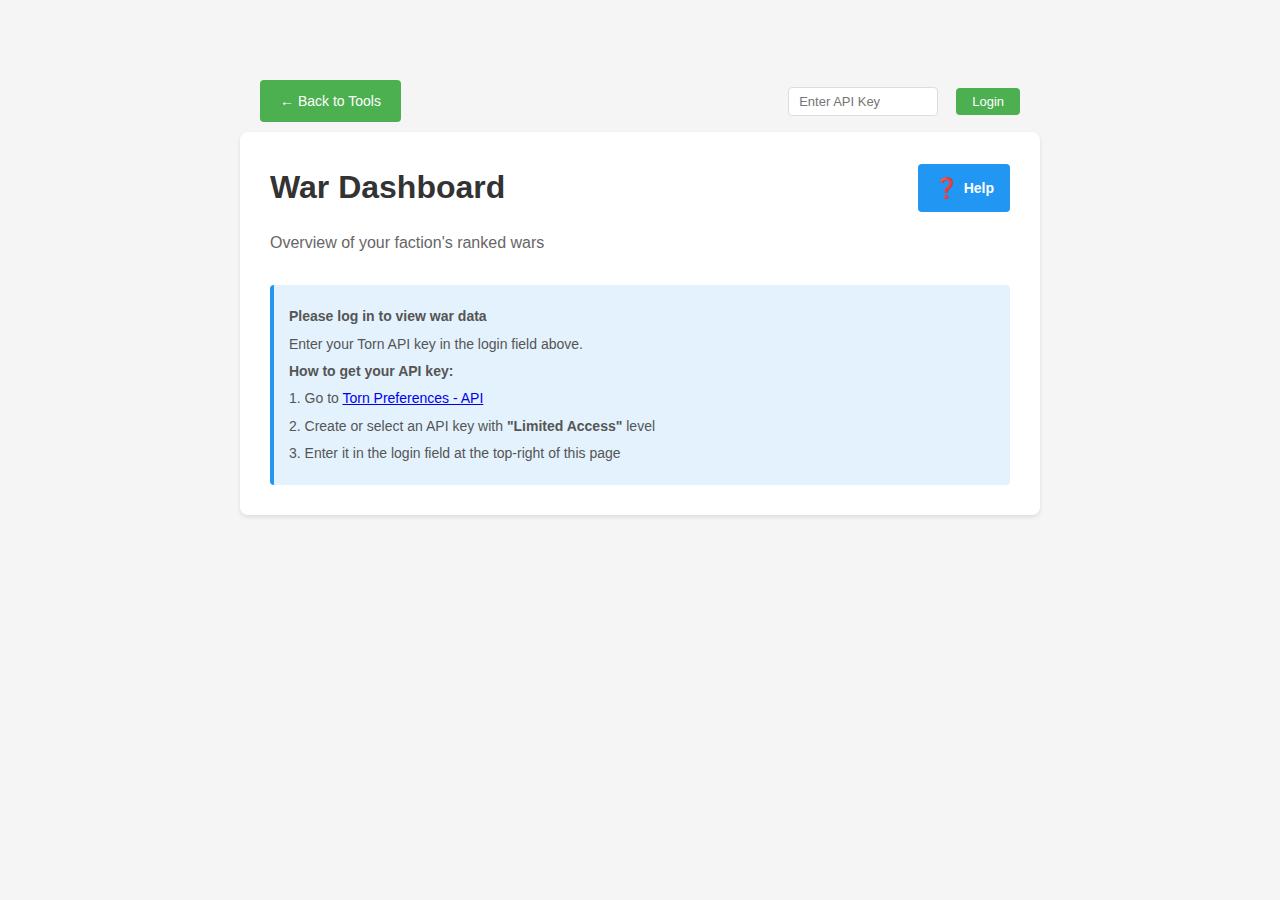
<file: docs/torn/wardashboard.html>
<!--
War Dashboard

Description:
This dashboard to get an overview of current and past wars for the whole faction.

Requirements:
1. A user can see the last 10 ranked wars their faction has fought in as individual tiles.
2. Each tile shows the opponent faction name and the war status: won, lost, ongoing, or future.
3. Clicking a tile expands it to show additional information for that war.
4. Finished wars load faction member results from outgoing faction attacks data filtered to the war start and end timestamps.
5. Finished war tables show counted attacks, score, and payout using the same hit rules and chain tracking as ongoing wars.
6. Finished wars include payout input fields for target, total earnings, faction cut percentage, faction cut value, and total pay.
7. Finished war payout inputs are cached per war and restored after page reload.
8. Finished war payout column is calculated as (total_pay / total_hits) * min(user_hits, target).
9. Finished war payout column shows the value "n/a" if the target field is not filled.
10. Finished and ongoing wars build the report from outgoing faction attacks returned by /faction/attacks and filtered to the relevant war window.
11. War counted hits include enemy-faction hits with result Attacked, Hospitalized, Bounty, or Assist.
12. War counted hits also include chain-saver victories outside the enemy faction when the detailed attack data shows the hit advanced the faction chain inside the chain-save window on a chain above 50.
13. Finished war attack aggregation is cached per war in browser localStorage so it survives page reloads and later visits in the same browser.
14. Ongoing war tables show all current faction members, including members with 0 hits.
15. Ongoing war tables include attacks and score, where score is calculated from respect gain of counted attacks.
16. Ongoing war attack aggregation is cached, including the last known chain context, and can be refreshed incrementally.
17. Finished war tables provide a Clear Cache control positioned above the report table, and ongoing war tables provide update and clear-cache controls.
18. If the API key lacks the required faction attack permissions for finished or ongoing wars, a clear permission error is shown.
19. If the user is not logged in, a login prompt is shown, and the page reloads automatically after login.
20. All money values are whole dollars.
21. A help button links to a dedicated War Dashboard help page.
22. The help page documents the dashboard purpose, table columns, finished-war inputs, local-only storage, persistent finished-war result caching, payout calculation, and which finished-war and ongoing-war attacks count.
23. On narrow screens, war tables stack each row into a multi-line card layout so all columns remain visible.

-->
<!DOCTYPE html>
<html lang="en">
<head>
    <meta charset="UTF-8">
    <meta name="viewport" content="width=device-width, initial-scale=1.0">
    <title>War Dashboard - Torn Tools</title>
    <link rel="stylesheet" href="styles.css">
    <script src="auth.js"></script>
    <script src="torn-api.js"></script>
    <script src="wardashboard-logic.js"></script>
    <script src="wardashboard-payouts.js"></script>
    <style>
        .wars-list {
            margin-top: 20px;
            display: flex;
            flex-direction: column;
            gap: 12px;
        }

        .war-tile-wrapper {
            border: 1px solid #ccc;
            border-radius: 10px;
            background-color: #fff;
            box-shadow: 0 1px 3px rgba(0,0,0,0.08);
            overflow: hidden;
        }

        .war-tile {
            display: flex;
            justify-content: space-between;
            align-items: center;
            padding: 18px 24px;
            cursor: pointer;
            user-select: none;
        }

        .war-tile:hover {
            background-color: #f9f9f9;
        }

        .war-tile-left {
            display: flex;
            align-items: center;
            gap: 10px;
        }

        .war-tile-chevron {
            font-size: 12px;
            color: #999;
            transition: transform 0.2s;
            display: inline-block;
        }

        .war-tile-chevron.open {
            transform: rotate(90deg);
        }

        .war-tile-faction {
            font-size: 16px;
            color: #000000;
            font-weight: 500;
        }

        .war-tile-status {
            font-size: 15px;
            font-weight: bold;
        }

        .status-won     { color: #4CAF50; }
        .status-lost    { color: #f44336; }
        .status-ongoing { color: #FF9800; }
        .status-future  { color: #9E9E9E; }

        .war-details {
            display: none;
            border-top: 1px solid #eee;
            padding: 16px 24px;
        }

        .war-details.open {
            display: block;
        }

        .war-report-table {
            width: 100%;
            border-collapse: collapse;
            font-size: 14px;
        }

        .war-report-table th {
            background-color: #2196F3;
            color: white;
            font-weight: bold;
            padding: 8px 12px;
            text-align: left;
        }

        .war-report-table td {
            padding: 8px 12px;
            border-bottom: 1px solid #eee;
        }

        .war-report-table tr:last-child td {
            border-bottom: none;
        }

        .war-report-table tr:hover td {
            background-color: #f5f5f5;
        }

        .war-report-loading {
            color: #666;
            font-style: italic;
            padding: 10px 0;
        }

        .rate-limit-notice {
            display: none;
            margin: 0 0 16px;
            padding: 12px 14px;
            border-radius: 6px;
            border: 1px solid #ffe08a;
            background-color: #fff7db;
            color: #7a5600;
        }

        .rate-limit-notice.visible {
            display: block;
        }

        .war-report-error {
            color: #c62828;
            padding: 10px 0;
        }

        .war-payout-fields {
            display: grid;
            grid-template-columns: repeat(auto-fit, minmax(150px, 1fr));
            gap: 12px;
            margin-bottom: 16px;
            align-items: end;
        }

        .war-payout-field {
            display: flex;
            flex-direction: column;
            gap: 6px;
        }

        .war-payout-field label {
            margin-bottom: 0;
            font-size: 13px;
        }

        .war-payout-input-wrap {
            display: flex;
            align-items: center;
            gap: 6px;
        }

        .war-payout-field input,
        .war-payout-value {
            width: 100%;
            min-height: 40px;
            padding: 10px 12px;
            border: 1px solid #ddd;
            border-radius: 4px;
            box-sizing: border-box;
            background-color: #fff;
            font-size: 14px;
        }

        .war-payout-value {
            display: flex;
            align-items: center;
            color: #333;
            background-color: #f9f9f9;
        }

        .war-payout-suffix {
            color: #666;
            font-weight: bold;
            min-width: 14px;
        }

        @media screen and (max-width: 768px) {
            .war-details {
                padding: 14px 16px;
            }

            .war-report-table thead {
                display: none;
            }

            .war-report-table,
            .war-report-table tbody,
            .war-report-table tr,
            .war-report-table td {
                display: block;
                width: 100%;
            }

            .war-report-table tr {
                border: 1px solid #ddd;
                border-radius: 8px;
                padding: 10px 12px;
                margin-bottom: 12px;
                background-color: #fff;
            }

            .war-report-table td {
                border-bottom: none;
                padding: 6px 0;
                text-align: left;
                word-break: break-word;
            }

            .war-report-table td::before {
                content: attr(data-label) ": ";
                font-weight: bold;
                color: #666;
            }

            .war-report-table tr:hover td {
                background-color: transparent;
            }
        }
    </style>
</head>
<body>
    <script>renderHeader({ showBackButton: true, maxWidth: '800px' });</script>
    <div class="container">
        <div style="display: flex; justify-content: space-between; align-items: center; margin-bottom: 10px; gap: 12px; flex-wrap: wrap;">
            <h1 style="margin: 0;">War Dashboard</h1>
            <a href="wardashboard/help.html" class="faq-button" title="War Dashboard Help">
                <span style="font-size: 20px;">❓</span> Help
            </a>
        </div>
        <p class="subtitle">Overview of your faction's ranked wars</p>
        <div id="rateLimitNotice" class="rate-limit-notice"></div>

        <!-- Loading State -->
        <div id="loadingState" style="display: none; padding: 20px; text-align: center;">
            <p id="loadingStateMessage">Loading war data...</p>
        </div>

        <!-- Error State -->
        <div id="errorState" style="display: none; padding: 20px; background-color: #ffebee; border-radius: 4px;">
            <strong style="color: #c62828;">Error:</strong>
            <p id="errorMessage" style="color: #c62828; margin-top: 10px;"></p>
        </div>

        <!-- Wars Content -->
        <div id="warsContent" style="display: none;">
            <h2>Last 10 Ranked Wars</h2>
            <div id="warsList" class="wars-list"></div>
        </div>
    </div>

    <script>
        let _apiKey = null;
        let _factionId = null;
        const {
            aggregateWarMemberHits,
            getEnemyFactionId,
            getOpponentName,
            getWarStatus,
            sortMemberHitsForDisplay
        } = window.WarDashboardLogic;
        const {
            calculateFinishedWarPayouts,
            formatWholeDollarValue,
            sanitizeIntegerInput
        } = window.WarDashboardPayouts;
        const FINISHED_WAR_CACHE_STORAGE_KEY = 'wardashboard_finished_war_cache_v2';
        const _finishedWarCache = loadFinishedWarCacheStore();
        const FINISHED_WAR_INPUTS_STORAGE_KEY = 'wardashboard_finished_war_inputs';
        let _currentRateLimitMessage = '';

        // Cache for ongoing war attack aggregation
        // { warId, lastAttackTimestamp, chainContext: { lastChainValue, lastChainTimestamp }, memberHits: { memberId: { name, id, hits, score } } }
        let _ongoingWarCache = null;

        function formatRateLimitMessage(detail) {
            const retryAt = detail?.retryAt ? new Date(detail.retryAt) : null;
            const retryTime = retryAt && !Number.isNaN(retryAt.getTime())
                ? retryAt.toLocaleTimeString()
                : null;
            return retryTime
                ? `Torn API rate limit hit. Retrying automatically around ${retryTime}.`
                : 'Torn API rate limit hit. Retrying automatically.';
        }

        function updateRateLimitNotice(message) {
            const notice = document.getElementById('rateLimitNotice');
            const loadingMessage = document.getElementById('loadingStateMessage');
            if (!notice || !loadingMessage) return;

            _currentRateLimitMessage = message || '';
            notice.textContent = _currentRateLimitMessage;
            notice.classList.toggle('visible', Boolean(_currentRateLimitMessage));

            const baseLoadingMessage = 'Loading war data...';
            loadingMessage.textContent = _currentRateLimitMessage
                ? `${baseLoadingMessage} ${_currentRateLimitMessage}`
                : baseLoadingMessage;

            document.querySelectorAll('.war-report-loading').forEach(element => {
                element.textContent = _currentRateLimitMessage
                    ? `Loading attack data... ${_currentRateLimitMessage}`
                    : 'Loading attack data...';
            });
        }

        function handleRateLimitEvent(event) {
            updateRateLimitNotice(formatRateLimitMessage(event.detail));
        }

        function handleRateLimitClearedEvent() {
            updateRateLimitNotice('');
        }

        window.addEventListener('torn-api-rate-limit', handleRateLimitEvent);
        window.addEventListener('torn-api-rate-limit-cleared', handleRateLimitClearedEvent);

        async function initializePage() {
            const apiKey = getApiKey();

            if (!apiKey || apiKey.trim() === '') {
                document.querySelector('.container').innerHTML += `
                    <div class="info">
                        <p><strong>Please log in to view war data</strong></p>
                        <p>Enter your Torn API key in the login field above.</p>
                        <p><strong>How to get your API key:</strong></p>
                        <p>1. Go to <a href="https://www.torn.com/preferences.php#tab=api" target="_blank">Torn Preferences - API</a></p>
                        <p>2. Create or select an API key with <strong>"Limited Access"</strong> level</p>
                        <p>3. Enter it in the login field at the top-right of this page</p>
                    </div>
                `;
                return;
            }

            _apiKey = apiKey;
            await loadWarsData(apiKey);
        }

        async function loadWarsData(apiKey) {
            const loadingState = document.getElementById('loadingState');
            const errorState = document.getElementById('errorState');
            const warsContent = document.getElementById('warsContent');

            try {
                loadingState.style.display = 'block';
                errorState.style.display = 'none';
                warsContent.style.display = 'none';

                const [factionBasic, rankedWarsData, timestampData] = await Promise.all([
                    fetchFactionBasic(apiKey),
                    fetchFactionRankedWars(apiKey),
                    fetchTimestamp(apiKey)
                ]);

                _factionId = factionBasic.basic?.id;
                const currentTime = timestampData.timestamp;
                const wars = rankedWarsData.rankedwars || [];

                renderWars(wars, _factionId, currentTime);

                loadingState.style.display = 'none';
                warsContent.style.display = 'block';

            } catch (error) {
                console.error('Error loading wars data:', error);
                loadingState.style.display = 'none';
                errorState.style.display = 'block';
                document.getElementById('errorMessage').textContent = error.message;
            }
        }

        function renderWars(wars, factionId, currentTime) {
            const warsList = document.getElementById('warsList');
            warsList.innerHTML = '';

            const sorted = [...wars].sort((a, b) => b.start - a.start).slice(0, 10);

            if (sorted.length === 0) {
                warsList.innerHTML = '<p style="color: #666;">No ranked wars found.</p>';
                return;
            }

            for (const war of sorted) {
                const opponentName = getOpponentName(war, factionId);
                const status = getWarStatus(war, factionId, currentTime);
                const isDone = war.end !== 0 && war.end !== null && war.start <= currentTime;
                const isOngoing = !isDone && war.start <= currentTime;
                const enemyFactionId = getEnemyFactionId(war, factionId);

                const wrapper = document.createElement('div');
                wrapper.className = 'war-tile-wrapper';

                const tile = document.createElement('div');
                tile.className = 'war-tile';
                tile.dataset.warId = war.id;
                tile.dataset.warStart = war.start;
                tile.dataset.isDone = isDone ? '1' : '0';
                tile.dataset.isOngoing = isOngoing ? '1' : '0';
                tile.dataset.warEnd = war.end || '';
                tile.dataset.enemyFactionId = enemyFactionId || '';
                tile.addEventListener('click', onTileClick);
                tile.innerHTML = `
                    <span class="war-tile-left">
                        <span class="war-tile-chevron">&#9658;</span>
                        <span class="war-tile-faction">${escapeHtml(opponentName)}</span>
                    </span>
                    <span class="war-tile-status ${status.cssClass}">${status.label}</span>
                `;

                const details = document.createElement('div');
                details.className = 'war-details';
                details.id = `war-details-${war.id}`;

                wrapper.appendChild(tile);
                wrapper.appendChild(details);
                warsList.appendChild(wrapper);
            }
        }

        async function onTileClick(event) {
            const tile = event.currentTarget;
            const warId = tile.dataset.warId;
            const isDone = tile.dataset.isDone === '1';
            const isOngoing = tile.dataset.isOngoing === '1';
            const details = document.getElementById(`war-details-${warId}`);
            const chevron = tile.querySelector('.war-tile-chevron');

            const isOpen = details.classList.contains('open');
            if (isOpen) {
                details.classList.remove('open');
                chevron.classList.remove('open');
                return;
            }

            details.classList.add('open');
            chevron.classList.add('open');

            if (isDone) {
                if (details.dataset.loaded === '1') return;
                await loadFinishedWarReport(warId, details, tile);
            } else if (isOngoing) {
                await loadOngoingWarReport(tile, details);
            } else {
                // Future war
                details.innerHTML = '<p style="color: #999; font-style: italic;">War has not started yet.</p>';
                details.dataset.loaded = '1';
            }
        }

        async function loadFinishedWarReport(warId, details, tile) {
            details.innerHTML = `<p class="war-report-loading">Loading attack data...${_currentRateLimitMessage ? ` ${escapeHtml(_currentRateLimitMessage)}` : ''}</p>`;
            try {
                const warStart = parseInt(tile.dataset.warStart, 10);
                const warEnd = parseInt(tile.dataset.warEnd, 10);
                const enemyFactionId = parseInt(tile.dataset.enemyFactionId, 10);

                let cachedWar = _finishedWarCache[warId];
                if (!cachedWar) {
                    const memberHits = await createFactionMemberHitsSeed();
                    const attacks = await fetchFactionAttacks(_apiKey, warStart, warEnd);
                    const aggregation = aggregateWarMemberHits({
                        attacks,
                        memberHits,
                        warStart,
                        warEnd,
                        enemyFactionId,
                        chainContext: null
                    });
                    await resolveUnknownMemberNames(aggregation.memberHits);
                    cachedWar = aggregation;
                    _finishedWarCache[warId] = cachedWar;
                    saveFinishedWarCacheStore();
                }

                const members = sortMemberHitsForDisplay(cachedWar.memberHits);
                details.innerHTML = buildFinishedReportHTML(warId, members);
                updateFinishedWarPayouts(warId);
                details.dataset.loaded = '1';
            } catch (error) {
                console.error('Error loading finished war attacks:', error);
                const msg = error.isPermissionError
                    ? 'Error: Requires limited access key with faction API access permissions. The provided key has insufficient permissions.'
                    : `Failed to load attack data: ${escapeHtml(error.message)}`;
                details.innerHTML = `<p class="war-report-error">${msg}</p>`;
            }
        }

        function buildFinishedReportHTML(warId, members) {
            const cachedInputs = getFinishedWarInputs(warId);
            let html = `
                <div class="war-payout-fields">
                    <div class="war-payout-field">
                        <label for="finished-target-${warId}">Target</label>
                        <input
                            id="finished-target-${warId}"
                            type="number"
                            inputmode="numeric"
                            step="1"
                            value="${escapeHtml(cachedInputs.target)}"
                            oninput="onFinishedWarTargetInput('${warId}')"
                        >
                    </div>
                    <div class="war-payout-field">
                        <label for="finished-earnings-${warId}">Total Earnings</label>
                        <input
                            id="finished-earnings-${warId}"
                            type="text"
                            inputmode="numeric"
                            value="${escapeHtml(formatWholeDollarValue(cachedInputs.totalEarnings))}"
                            onfocus="onFinishedWarEarningsFocus('${warId}')"
                            oninput="onFinishedWarEarningsInput('${warId}')"
                            onblur="onFinishedWarEarningsBlur('${warId}')"
                        >
                    </div>
                    <div class="war-payout-field">
                        <label for="finished-cut-percent-${warId}">Faction cut</label>
                        <div class="war-payout-input-wrap">
                            <input
                                id="finished-cut-percent-${warId}"
                                type="number"
                                inputmode="numeric"
                                step="1"
                                min="0"
                                value="${escapeHtml(cachedInputs.cutPercent)}"
                                oninput="onFinishedWarCutPercentInput('${warId}')"
                            >
                            <span class="war-payout-suffix">%</span>
                        </div>
                    </div>
                    <div class="war-payout-field">
                        <label>Faction cut value</label>
                        <div id="finished-cut-value-${warId}" class="war-payout-value">0</div>
                    </div>
                    <div class="war-payout-field">
                        <label>Total Pay</label>
                        <div id="finished-total-pay-${warId}" class="war-payout-value">0</div>
                    </div>
                </div>
                <div style="display:flex; justify-content:flex-end; gap:4px; margin:6px 0 6px;">
                    <button
                        title="Clear cache"
                        style="background:none;border:none;cursor:pointer;font-size:18px;padding:2px 4px;line-height:1;"
                        onclick="onClearFinishedWarCache(event, '${warId}')">&#10060;</button>
                </div>
                <table class="war-report-table">
                    <thead><tr><th>Member</th><th>Attacks</th><th>Score</th><th>Payout</th></tr></thead>
                    <tbody>`;
            for (const m of members) {
                html += `<tr>
                    <td data-label="Member"><a href="https://www.torn.com/profiles.php?XID=${m.id}" target="_blank">${escapeHtml(m.name)} [${m.id}]</a></td>
                    <td data-label="Attacks" data-finished-war-hits="${m.hits}">${m.hits}</td>
                    <td data-label="Score">${m.score.toFixed(2)}</td>
                    <td data-label="Payout" id="finished-payout-${warId}-${m.id}">n/a</td>
                </tr>`;
            }
            html += `</tbody></table>`;
            return html;
        }

        function getFinishedWarInputsStore() {
            try {
                return JSON.parse(localStorage.getItem(FINISHED_WAR_INPUTS_STORAGE_KEY) || '{}');
            } catch (error) {
                console.error('Failed to read finished war input cache:', error);
                return {};
            }
        }

        function saveFinishedWarInputsStore(store) {
            try {
                localStorage.setItem(FINISHED_WAR_INPUTS_STORAGE_KEY, JSON.stringify(store));
            } catch (error) {
                console.error('Failed to save finished war input cache:', error);
            }
        }

        function loadFinishedWarCacheStore() {
            try {
                const stored = JSON.parse(localStorage.getItem(FINISHED_WAR_CACHE_STORAGE_KEY) || '{}');
                return stored && typeof stored === 'object' ? stored : {};
            } catch (error) {
                console.error('Failed to read finished war results cache:', error);
                return {};
            }
        }

        function saveFinishedWarCacheStore() {
            try {
                localStorage.setItem(FINISHED_WAR_CACHE_STORAGE_KEY, JSON.stringify(_finishedWarCache));
            } catch (error) {
                console.error('Failed to save finished war results cache:', error);
            }
        }

        function getFinishedWarInputs(warId) {
            const store = getFinishedWarInputsStore();
            const values = store[warId] || {};
            return {
                target: values.target || '',
                totalEarnings: values.totalEarnings || '',
                cutPercent: values.cutPercent || ''
            };
        }

        function saveFinishedWarInputField(warId, field, value) {
            const store = getFinishedWarInputsStore();
            const warInputs = store[warId] || {};
            warInputs[field] = value;
            store[warId] = warInputs;
            saveFinishedWarInputsStore(store);
        }

        function onFinishedWarTargetInput(warId) {
            const targetInput = document.getElementById(`finished-target-${warId}`);
            if (!targetInput) return;
            saveFinishedWarInputField(warId, 'target', targetInput.value);
            updateFinishedWarPayouts(warId);
        }

        function onFinishedWarEarningsFocus(warId) {
            const earningsInput = document.getElementById(`finished-earnings-${warId}`);
            if (!earningsInput) return;
            const rawValue = sanitizeIntegerInput(earningsInput.value);
            earningsInput.value = rawValue;
        }

        function onFinishedWarEarningsInput(warId) {
            const earningsInput = document.getElementById(`finished-earnings-${warId}`);
            if (!earningsInput) return;
            const rawValue = sanitizeIntegerInput(earningsInput.value);
            earningsInput.value = rawValue;
            saveFinishedWarInputField(warId, 'totalEarnings', rawValue);
            updateFinishedWarPayouts(warId);
        }

        function onFinishedWarEarningsBlur(warId) {
            const earningsInput = document.getElementById(`finished-earnings-${warId}`);
            if (!earningsInput) return;
            const rawValue = sanitizeIntegerInput(earningsInput.value);
            earningsInput.value = formatWholeDollarValue(rawValue);
            saveFinishedWarInputField(warId, 'totalEarnings', rawValue);
            updateFinishedWarPayouts(warId);
        }

        function onFinishedWarCutPercentInput(warId) {
            const cutPercentInput = document.getElementById(`finished-cut-percent-${warId}`);
            if (!cutPercentInput) return;
            saveFinishedWarInputField(warId, 'cutPercent', cutPercentInput.value);
            updateFinishedWarPayouts(warId);
        }

        function updateFinishedWarPayouts(warId) {
            const targetInput = document.getElementById(`finished-target-${warId}`);
            const earningsInput = document.getElementById(`finished-earnings-${warId}`);
            const cutPercentInput = document.getElementById(`finished-cut-percent-${warId}`);
            const cutValueEl = document.getElementById(`finished-cut-value-${warId}`);
            const totalPayEl = document.getElementById(`finished-total-pay-${warId}`);
            const hitCells = document.querySelectorAll(`[id^="finished-payout-${warId}-"]`);
            const memberHits = Array.from(document.querySelectorAll(`#war-details-${warId} td[data-finished-war-hits]`))
                .map(cell => parseInt(cell.dataset.finishedWarHits || '0', 10) || 0);
            const payoutSummary = calculateFinishedWarPayouts({
                targetInput: targetInput?.value || '',
                totalEarningsInput: earningsInput?.value || '0',
                cutPercentInput: cutPercentInput?.value || '0',
                memberHits
            });

            cutValueEl.textContent = formatWholeDollarValue(payoutSummary.factionCutValue);
            totalPayEl.textContent = formatWholeDollarValue(payoutSummary.totalPay);

            hitCells.forEach((payoutCell, index) => {
                const payoutValue = payoutSummary.payouts[index];
                payoutCell.textContent = payoutValue === null ? 'n/a' : formatWholeDollarValue(payoutValue);
            });
        }

        async function createFactionMemberHitsSeed() {
            const membersData = await fetchFactionMembers(_apiKey);
            const membersArray = Array.isArray(membersData.members)
                ? membersData.members
                : Object.values(membersData.members || {});
            const memberHits = {};
            for (const member of membersArray) {
                memberHits[member.id] = { id: member.id, name: member.name, hits: 0, score: 0 };
            }
            return memberHits;
        }

        async function resolveUnknownMemberNames(memberHits) {
            const unknown = Object.values(memberHits).filter(member => member.name === null);
            if (unknown.length === 0) return;

            await Promise.all(unknown.map(async (member) => {
                try {
                    const data = await fetchUserBasicById(_apiKey, member.id);
                    member.name = data.profile?.name || data.name || `Player ${member.id}`;
                } catch {
                    member.name = `Player ${member.id}`;
                }
            }));
        }

        async function loadOngoingWarReport(tile, details) {
            const warId = tile.dataset.warId;
            const warStart = parseInt(tile.dataset.warStart, 10);
            const enemyFactionId = parseInt(tile.dataset.enemyFactionId, 10);

            details.innerHTML = `<p class="war-report-loading">Loading attack data...${_currentRateLimitMessage ? ` ${escapeHtml(_currentRateLimitMessage)}` : ''}</p>`;

            try {
                // If cache is for a different war, clear it
                if (_ongoingWarCache && _ongoingWarCache.warId !== warId) {
                    _ongoingWarCache = null;
                }

                let memberHits;   // { memberId: { name, id, hits, score } }
                let fromTimestamp;
                let chainContext;

                if (_ongoingWarCache && _ongoingWarCache.warId === warId) {
                    // Incremental fetch: only attacks newer than last cached
                    memberHits = _ongoingWarCache.memberHits;
                    fromTimestamp = Math.max(_ongoingWarCache.lastAttackTimestamp + 1, warStart);
                    chainContext = _ongoingWarCache.chainContext;
                } else {
                    // Fresh load: seed member list from /faction/members (all start at 0 hits)
                    memberHits = await createFactionMemberHitsSeed();
                    fromTimestamp = warStart;
                    chainContext = null;
                }

                const [attacks] = await Promise.all([
                    fetchFactionAttacks(_apiKey, fromTimestamp)
                ]);

                const aggregation = aggregateWarMemberHits({
                    attacks,
                    memberHits,
                    warStart,
                    enemyFactionId,
                    chainContext,
                    lastAttackTimestamp: _ongoingWarCache ? _ongoingWarCache.lastAttackTimestamp : null
                });

                await resolveUnknownMemberNames(aggregation.memberHits);

                _ongoingWarCache = {
                    warId,
                    lastAttackTimestamp: aggregation.lastAttackTimestamp,
                    chainContext: aggregation.chainContext,
                    memberHits: aggregation.memberHits
                };

                const sorted = sortMemberHitsForDisplay(aggregation.memberHits);
                details.innerHTML = buildOngoingReportHTML(sorted, warId, tile);
                details.dataset.loaded = '1';

            } catch (error) {
                console.error('Error loading ongoing war attacks:', error);
                const msg = error.isPermissionError
                    ? 'Error: Requires limited access key with faction API access permissions. The provided key has insufficient permissions.'
                    : `Failed to load attack data: ${escapeHtml(error.message)}`;
                details.innerHTML = `<p class="war-report-error">${msg}</p>`;
            }
        }

        function buildOngoingReportHTML(members, warId, tile) {
            let html = `
                <div style="display:flex; justify-content:flex-end; gap:4px; margin-bottom:6px;">
                    <button
                        title="Clear cache"
                        style="background:none;border:none;cursor:pointer;font-size:18px;padding:2px 4px;line-height:1;"
                        onclick="onClearOngoingWarCache(event, '${warId}')">&#10060;</button>
                    <button
                        title="Update table"
                        style="background:none;border:none;cursor:pointer;font-size:18px;padding:2px 4px;line-height:1;"
                        onclick="onUpdateOngoingWar(event, '${warId}')">&#x1F504;</button>
                </div>
                <table class="war-report-table">
                    <thead><tr><th>Member</th><th>Attacks</th><th>Score</th></tr></thead>
                    <tbody>`;
            if (members.length === 0) {
                html += `<tr><td colspan="3" style="color:#999;font-style:italic;">No valid hits recorded yet.</td></tr>`;
            } else {
                for (const m of members) {
                    html += `<tr>
                        <td data-label="Member"><a href="https://www.torn.com/profiles.php?XID=${m.id}" target="_blank">${escapeHtml(m.name)} [${m.id}]</a></td>
                        <td data-label="Attacks">${m.hits}</td>
                        <td data-label="Score">${m.score.toFixed(2)}</td>
                    </tr>`;
                }
            }
            html += `</tbody></table>`;
            return html;
        }

        async function onUpdateOngoingWar(event, warId) {
            event.stopPropagation();
            const tile = document.querySelector(`.war-tile[data-war-id='${warId}']`);
            const details = document.getElementById(`war-details-${warId}`);
            // Force reload — clear the loaded flag so loadOngoingWarReport runs again
            details.dataset.loaded = '0';
            await loadOngoingWarReport(tile, details);
        }

        async function onClearOngoingWarCache(event, warId) {
            event.stopPropagation();
            _ongoingWarCache = null;
            const tile = document.querySelector(`.war-tile[data-war-id='${warId}']`);
            const details = document.getElementById(`war-details-${warId}`);
            details.dataset.loaded = '0';
            await loadOngoingWarReport(tile, details);
        }

        async function onClearFinishedWarCache(event, warId) {
            event.stopPropagation();
            delete _finishedWarCache[warId];
            saveFinishedWarCacheStore();
            const tile = document.querySelector(`.war-tile[data-war-id='${warId}']`);
            const details = document.getElementById(`war-details-${warId}`);
            details.dataset.loaded = '0';
            await loadFinishedWarReport(warId, details, tile);
        }

        function escapeHtml(text) {
            const div = document.createElement('div');
            div.textContent = text;
            return div.innerHTML;
        }

        initializePage();
    </script>
</body>
</html>
</file>
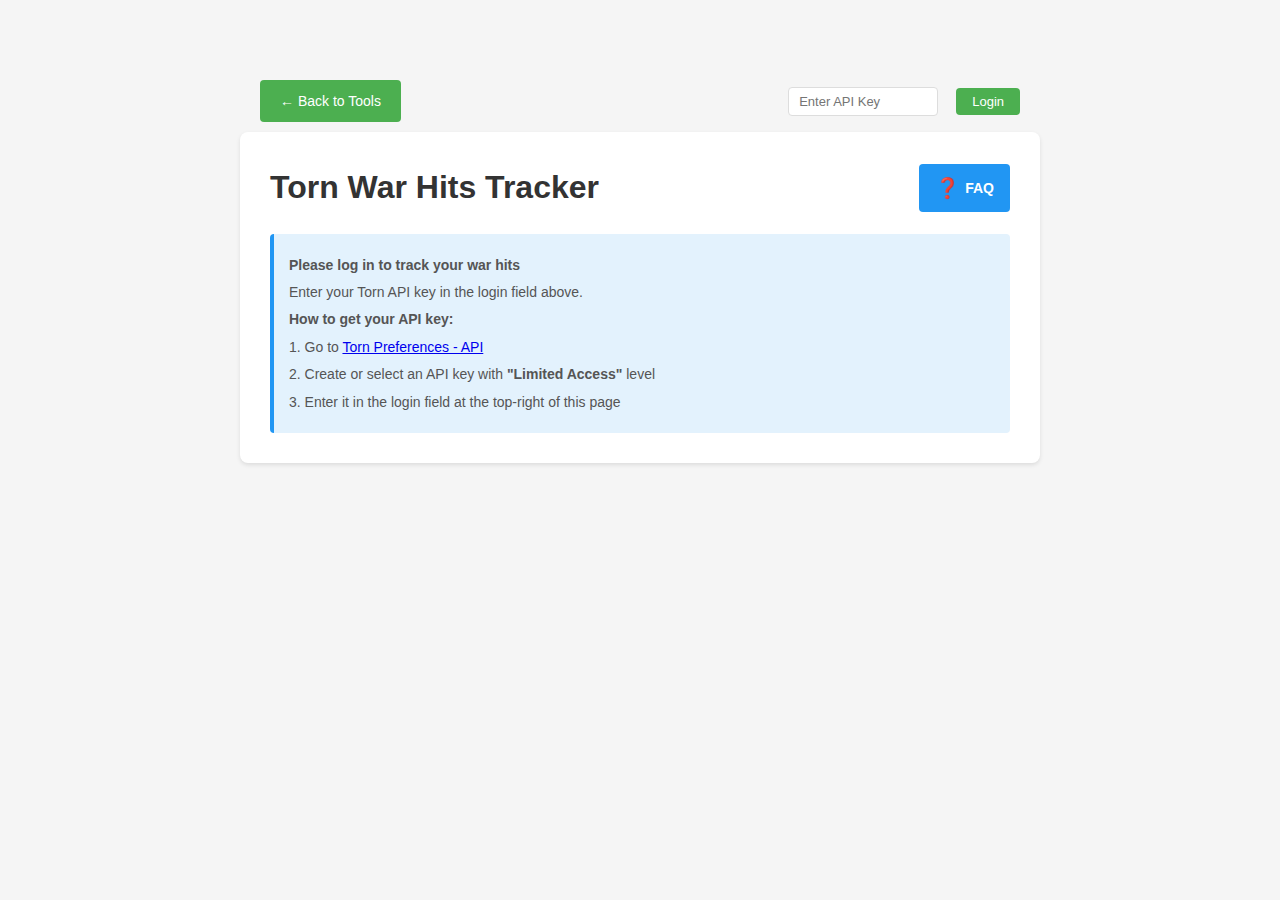
<file: docs/torn/warhits.html>
<!DOCTYPE html>
<html lang="en">
<head>
    <meta charset="UTF-8">
    <meta name="viewport" content="width=device-width, initial-scale=1.0">
    <title>Torn - War Hits Tracker</title>
    <link rel="stylesheet" href="styles.css">
    <script src="auth.js"></script>
    <script src="torn-api.js"></script>
</head>
<body>
    <script>renderHeader({ showBackButton: true, maxWidth: '800px' });</script>
    <div class="container">
        <div style="display: flex; justify-content: space-between; align-items: center; margin-bottom: 10px;">
            <h1 style="margin: 0;">Torn War Hits Tracker</h1>
            <a href="faq.html" class="faq-button" title="Frequently Asked Questions">
                <span style="font-size: 20px;">❓</span> FAQ
            </a>
        </div>
        
        <!-- Tracker Content -->
        <div id="trackerContent">
            <p class="subtitle">Track your hits during faction wars</p>
            
            <!-- Loading State -->
            <div id="loadingState" style="display: none; padding: 20px; text-align: center;">
                <p>Loading your information...</p>
            </div>
            
            <!-- Permission Warning -->
            <div id="permissionWarning" class="warning">
                <strong>⚠️ API Key Permission Issue</strong>
                <p>Your API key does not have the required permissions for this tracker to work properly.</p>
                <p><strong>Missing permissions:</strong></p>
                <ul id="missingPermissionsList"></ul>
                <p>Please create a new API key with <strong>"Limited Access"</strong> level at <a href="https://www.torn.com/preferences.php#tab=api" target="_blank">Torn Preferences - API</a></p>
            </div>
            
            <!-- Error State -->
            <div id="errorState" style="display: none; padding: 20px; background-color: #ffebee; border-radius: 4px;">
                <strong style="color: #c62828;">Error:</strong>
                <p id="errorMessage" style="color: #c62828; margin-top: 10px;"></p>
            </div>
            
            <!-- User Info Display -->
            <div id="userInfo" style="display: none;">
                <div style="background-color: #f9f9f9; padding: 15px; border-radius: 4px; margin-bottom: 20px;">
                    <h3 style="margin-top: 0;">Player Information</h3>
                    <p><strong>Username:</strong> <span id="username"></span> [<span id="userId"></span>]</p>
                    <p><strong>Faction:</strong> <span id="factionName"></span> [<span id="factionId"></span>]</p>
                </div>
                
                <div id="warInfo" style="background-color: #fff3cd; padding: 15px; border-radius: 4px; margin-bottom: 20px;">
                    <h3 style="margin-top: 0;">War Status</h3>
                    <div id="warContent"></div>
                </div>
            </div>
        </div>
    </div>

    <script>
        // Initialize page based on whether API key is present
        async function initializePage() {
            const apiKey = getApiKey();
            
            if (apiKey && apiKey.trim() !== '') {
                // API key is present, validate and load data
                await validateAndLoadData(apiKey);
            } else {
                // No API key, show message
                document.getElementById('trackerContent').innerHTML = `
                    <div class="info">
                        <p><strong>Please log in to track your war hits</strong></p>
                        <p>Enter your Torn API key in the login field above.</p>
                        <p><strong>How to get your API key:</strong></p>
                        <p>1. Go to <a href="https://www.torn.com/preferences.php#tab=api" target="_blank">Torn Preferences - API</a></p>
                        <p>2. Create or select an API key with <strong>"Limited Access"</strong> level</p>
                        <p>3. Enter it in the login field at the top-right of this page</p>
                    </div>
                `;
            }
        }

        // Validate API key and load data
        async function validateAndLoadData(apiKey) {
            try {
                // Show loading state
                document.getElementById('loadingState').style.display = 'block';
                
                // Validate API key permissions
                const validation = await validateApiKey(apiKey);
                console.log('Validation result:', validation);
                
                // Check if key has required permissions
                if (!validation.valid) {
                    displayPermissionWarning(validation.missing);
                } else {
                    hidePermissionWarning();
                }
                
                // Load user data regardless (some features may still work)
                await loadUserData(apiKey);
                
            } catch (error) {
                console.error('Validation or loading error:', error);
                document.getElementById('loadingState').style.display = 'none';
                document.getElementById('errorState').style.display = 'block';
                document.getElementById('errorMessage').textContent = error.message;
            }
        }

        // Display permission warning with missing permissions
        function displayPermissionWarning(missingPermissions) {
            const warningDiv = document.getElementById('permissionWarning');
            const listElement = document.getElementById('missingPermissionsList');
            
            // Clear previous list
            listElement.innerHTML = '';
            
            // Add missing permissions to list
            missingPermissions.forEach(perm => {
                const li = document.createElement('li');
                li.textContent = perm;
                listElement.appendChild(li);
            });
            
            // Show warning
            warningDiv.classList.add('active');
        }

        // Hide permission warning
        function hidePermissionWarning() {
            const warningDiv = document.getElementById('permissionWarning');
            warningDiv.classList.remove('active');
        }

        // Initialize on page load
        document.addEventListener('DOMContentLoaded', initializePage);
    </script>
</body>
</html>
</file>
<file: torn/styles.css>
/* Common styles for Torn Tools pages */

body {
    font-family: Arial, sans-serif;
    max-width: 800px;
    margin: 50px auto;
    padding: 20px;
    background-color: #f5f5f5;
    line-height: 1.6;
}

.container {
    background-color: white;
    padding: 30px;
    border-radius: 8px;
    box-shadow: 0 2px 4px rgba(0,0,0,0.1);
}

h1 {
    color: #333;
    margin-bottom: 10px;
}

/* Header authentication */
.header-auth {
    display: flex;
    align-items: center;
    gap: 10px;
    position: relative;
}

h2 {
    color: #2196F3;
    margin-top: 30px;
    margin-bottom: 15px;
    font-size: 20px;
    border-bottom: 2px solid #2196F3;
    padding-bottom: 5px;
}

.subtitle {
    color: #666;
    margin-bottom: 30px;
}

/* Buttons */
button {
    margin-top: 15px;
    padding: 12px 24px;
    background-color: #4CAF50;
    color: white;
    border: none;
    border-radius: 4px;
    cursor: pointer;
    font-size: 16px;
}

button:hover {
    background-color: #45a049;
}

.logout-button {
    margin-top: 15px;
    padding: 8px 16px;
    background-color: #f44336;
    color: white;
    border: none;
    border-radius: 4px;
    cursor: pointer;
    font-size: 14px;
}

.logout-button:hover {
    background-color: #d32f2f;
}

.faq-button {
    display: inline-flex;
    align-items: center;
    gap: 5px;
    padding: 8px 16px;
    background-color: #2196F3;
    color: white;
    text-decoration: none;
    border-radius: 4px;
    font-size: 14px;
    font-weight: bold;
    transition: background-color 0.3s;
}

.faq-button:hover {
    background-color: #1976D2;
}

.back-button {
    display: inline-block;
    margin-bottom: 20px;
    padding: 10px 20px;
    background-color: #4CAF50;
    color: white;
    text-decoration: none;
    border-radius: 4px;
    font-size: 14px;
}

.back-button:hover {
    background-color: #45a049;
}

/* Forms */
.api-key-form {
    margin-top: 20px;
}

label {
    display: block;
    margin-bottom: 8px;
    font-weight: bold;
    color: #333;
}

input[type="text"] {
    width: 100%;
    padding: 10px;
    border: 1px solid #ddd;
    border-radius: 4px;
    font-size: 14px;
    box-sizing: border-box;
}

/* Info boxes and alerts */
.info {
    margin-top: 20px;
    padding: 15px;
    background-color: #e3f2fd;
    border-left: 4px solid #2196F3;
    border-radius: 4px;
}

.info p {
    margin: 5px 0;
    color: #555;
    font-size: 14px;
}

.note {
    background-color: #e3f2fd;
    border-left: 4px solid #2196F3;
    padding: 15px;
    margin: 20px 0;
    border-radius: 4px;
}

.warning {
    background-color: #fff3cd;
    border-left: 4px solid #ffc107;
    padding: 15px;
    border-radius: 4px;
    margin-bottom: 20px;
    display: none;
}

.warning.active {
    display: block;
}

.warning strong {
    color: #856404;
}

.warning p {
    color: #856404;
    margin: 5px 0;
}

.warning ul {
    margin: 10px 0;
    padding-left: 20px;
}

.warning li {
    color: #856404;
    margin: 5px 0;
}

.error {
    color: #d32f2f;
    margin-top: 10px;
    display: none;
}

/* Tool cards (index page) */
.tool-card {
    background-color: #f9f9f9;
    padding: 20px;
    border-radius: 4px;
    margin-bottom: 20px;
    border-left: 4px solid #2196F3;
}

.tool-card h2 {
    margin-top: 0;
    color: #333;
    border-bottom: none;
}

.tool-card p {
    color: #555;
    margin: 10px 0;
}

.tool-link {
    display: inline-block;
    margin-top: 10px;
    padding: 10px 20px;
    background-color: #4CAF50;
    color: white;
    text-decoration: none;
    border-radius: 4px;
    font-weight: bold;
    transition: background-color 0.3s;
}

.tool-link:hover {
    background-color: #45a049;
}

/* Tracker content */
.tracker-content {
    display: none;
}

.tracker-content.active {
    display: block;
}

.api-key-display {
    background-color: #f9f9f9;
    padding: 10px;
    border-radius: 4px;
    word-break: break-all;
    margin-bottom: 20px;
}

/* FAQ styles */
.question {
    font-weight: bold;
    color: #333;
    margin-top: 20px;
    margin-bottom: 10px;
}

.answer {
    color: #555;
    margin-left: 20px;
    margin-bottom: 20px;
}

.highlight {
    background-color: #fff3cd;
    padding: 2px 5px;
    border-radius: 3px;
    font-weight: bold;
}

code {
    background-color: #f4f4f4;
    padding: 2px 6px;
    border-radius: 3px;
    font-family: 'Courier New', monospace;
    font-size: 14px;
}

ul {
    margin-left: 40px;
}

li {
    margin-bottom: 8px;
}
</file>
<file: docs/torn/styles.css>
/* Common styles for Torn Tools pages */

body {
    font-family: Arial, sans-serif;
    max-width: 800px;
    margin: 50px auto;
    padding: 20px;
    background-color: #f5f5f5;
    line-height: 1.6;
}

.container {
    background-color: white;
    padding: 30px;
    border-radius: 8px;
    box-shadow: 0 2px 4px rgba(0,0,0,0.1);
}

h1 {
    color: #333;
    margin-bottom: 10px;
}

/* Header authentication */
.header-auth {
    display: flex;
    align-items: center;
    gap: 10px;
    position: relative;
}

h2 {
    color: #2196F3;
    margin-top: 30px;
    margin-bottom: 15px;
    font-size: 20px;
    border-bottom: 2px solid #2196F3;
    padding-bottom: 5px;
}

.subtitle {
    color: #666;
    margin-bottom: 30px;
}

/* Buttons */
button {
    margin-top: 15px;
    padding: 12px 24px;
    background-color: #4CAF50;
    color: white;
    border: none;
    border-radius: 4px;
    cursor: pointer;
    font-size: 16px;
}

button:hover {
    background-color: #45a049;
}

.logout-button {
    margin-top: 15px;
    padding: 8px 16px;
    background-color: #f44336;
    color: white;
    border: none;
    border-radius: 4px;
    cursor: pointer;
    font-size: 14px;
}

.logout-button:hover {
    background-color: #d32f2f;
}

.faq-button {
    display: inline-flex;
    align-items: center;
    gap: 5px;
    padding: 8px 16px;
    background-color: #2196F3;
    color: white;
    text-decoration: none;
    border-radius: 4px;
    font-size: 14px;
    font-weight: bold;
    transition: background-color 0.3s;
}

.faq-button:hover {
    background-color: #1976D2;
}

.back-button {
    display: inline-block;
    margin-bottom: 20px;
    padding: 10px 20px;
    background-color: #4CAF50;
    color: white;
    text-decoration: none;
    border-radius: 4px;
    font-size: 14px;
}

.back-button:hover {
    background-color: #45a049;
}

/* Forms */
.api-key-form {
    margin-top: 20px;
}

label {
    display: block;
    margin-bottom: 8px;
    font-weight: bold;
    color: #333;
}

input[type="text"] {
    width: 100%;
    padding: 10px;
    border: 1px solid #ddd;
    border-radius: 4px;
    font-size: 14px;
    box-sizing: border-box;
}

/* Info boxes and alerts */
.info {
    margin-top: 20px;
    padding: 15px;
    background-color: #e3f2fd;
    border-left: 4px solid #2196F3;
    border-radius: 4px;
}

.info p {
    margin: 5px 0;
    color: #555;
    font-size: 14px;
}

.note {
    background-color: #e3f2fd;
    border-left: 4px solid #2196F3;
    padding: 15px;
    margin: 20px 0;
    border-radius: 4px;
}

.warning {
    background-color: #fff3cd;
    border-left: 4px solid #ffc107;
    padding: 15px;
    border-radius: 4px;
    margin-bottom: 20px;
    display: none;
}

.warning.active {
    display: block;
}

.warning strong {
    color: #856404;
}

.warning p {
    color: #856404;
    margin: 5px 0;
}

.warning ul {
    margin: 10px 0;
    padding-left: 20px;
}

.warning li {
    color: #856404;
    margin: 5px 0;
}

.error {
    color: #d32f2f;
    margin-top: 10px;
    display: none;
}

/* Tool cards (index page) */
.tool-card {
    background-color: #f9f9f9;
    padding: 20px;
    border-radius: 4px;
    margin-bottom: 20px;
    border-left: 4px solid #2196F3;
}

.tool-card h2 {
    margin-top: 0;
    color: #333;
    border-bottom: none;
}

.tool-card p {
    color: #555;
    margin: 10px 0;
}

.tool-link {
    display: inline-block;
    margin-top: 10px;
    padding: 10px 20px;
    background-color: #4CAF50;
    color: white;
    text-decoration: none;
    border-radius: 4px;
    font-weight: bold;
    transition: background-color 0.3s;
}

.tool-link:hover {
    background-color: #45a049;
}

/* Tracker content */
.tracker-content {
    display: none;
}

.tracker-content.active {
    display: block;
}

.api-key-display {
    background-color: #f9f9f9;
    padding: 10px;
    border-radius: 4px;
    word-break: break-all;
    margin-bottom: 20px;
}

/* FAQ styles */
.question {
    font-weight: bold;
    color: #333;
    margin-top: 20px;
    margin-bottom: 10px;
}

.answer {
    color: #555;
    margin-left: 20px;
    margin-bottom: 20px;
}

.highlight {
    background-color: #fff3cd;
    padding: 2px 5px;
    border-radius: 3px;
    font-weight: bold;
}

code {
    background-color: #f4f4f4;
    padding: 2px 6px;
    border-radius: 3px;
    font-family: 'Courier New', monospace;
    font-size: 14px;
}

ul {
    margin-left: 40px;
}

li {
    margin-bottom: 8px;
}
</file>
